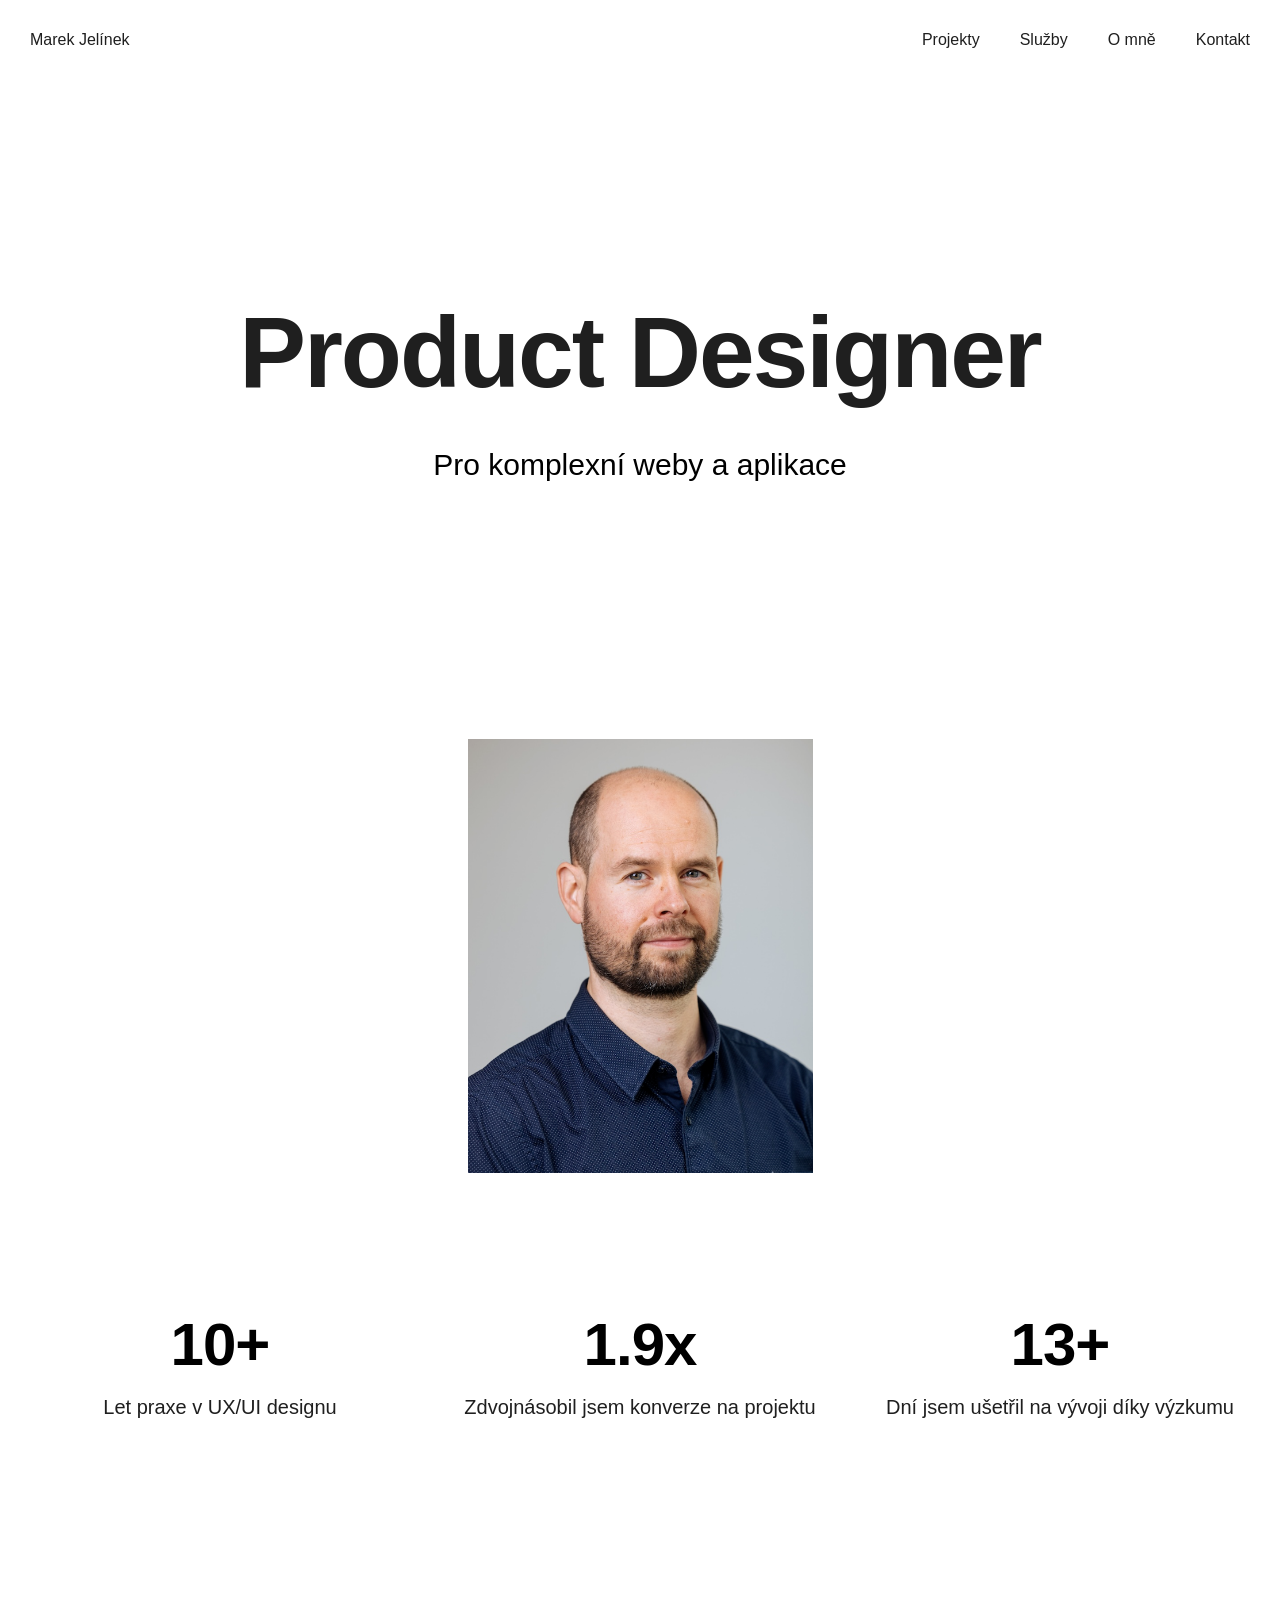
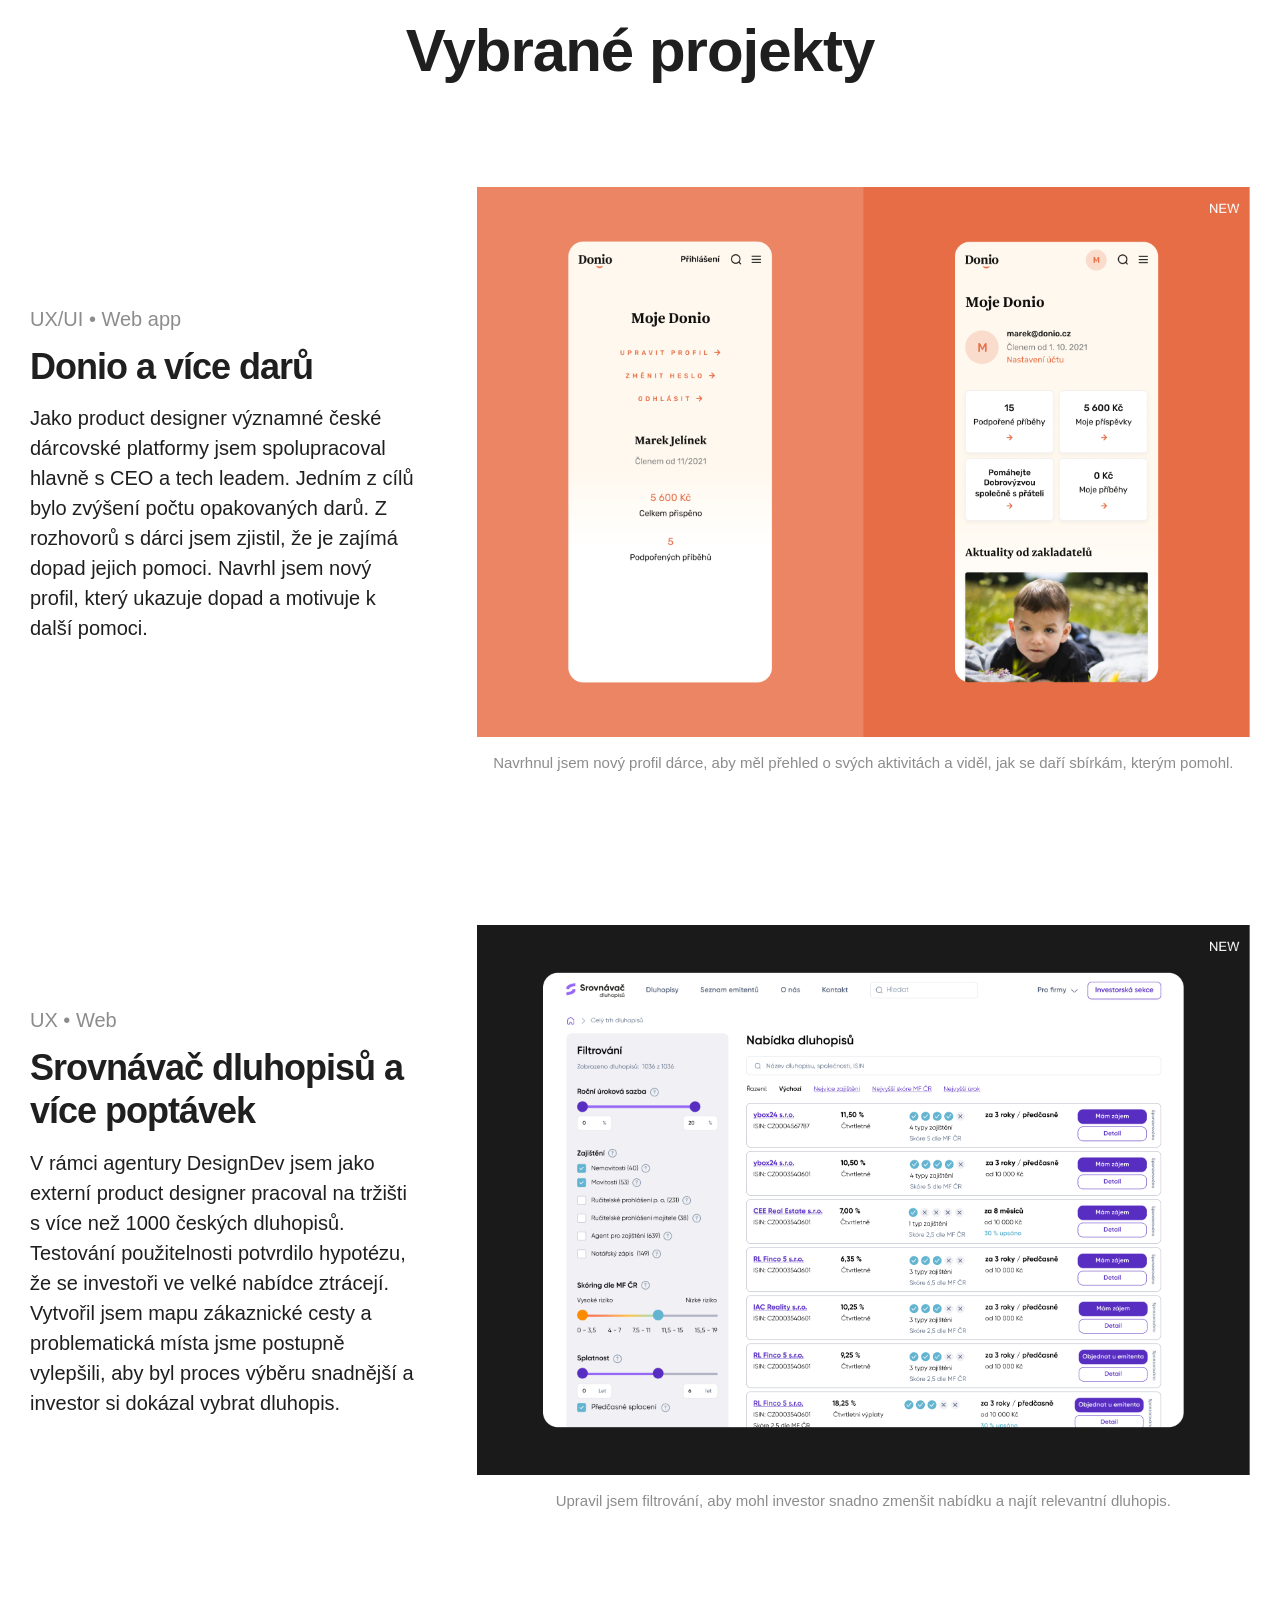
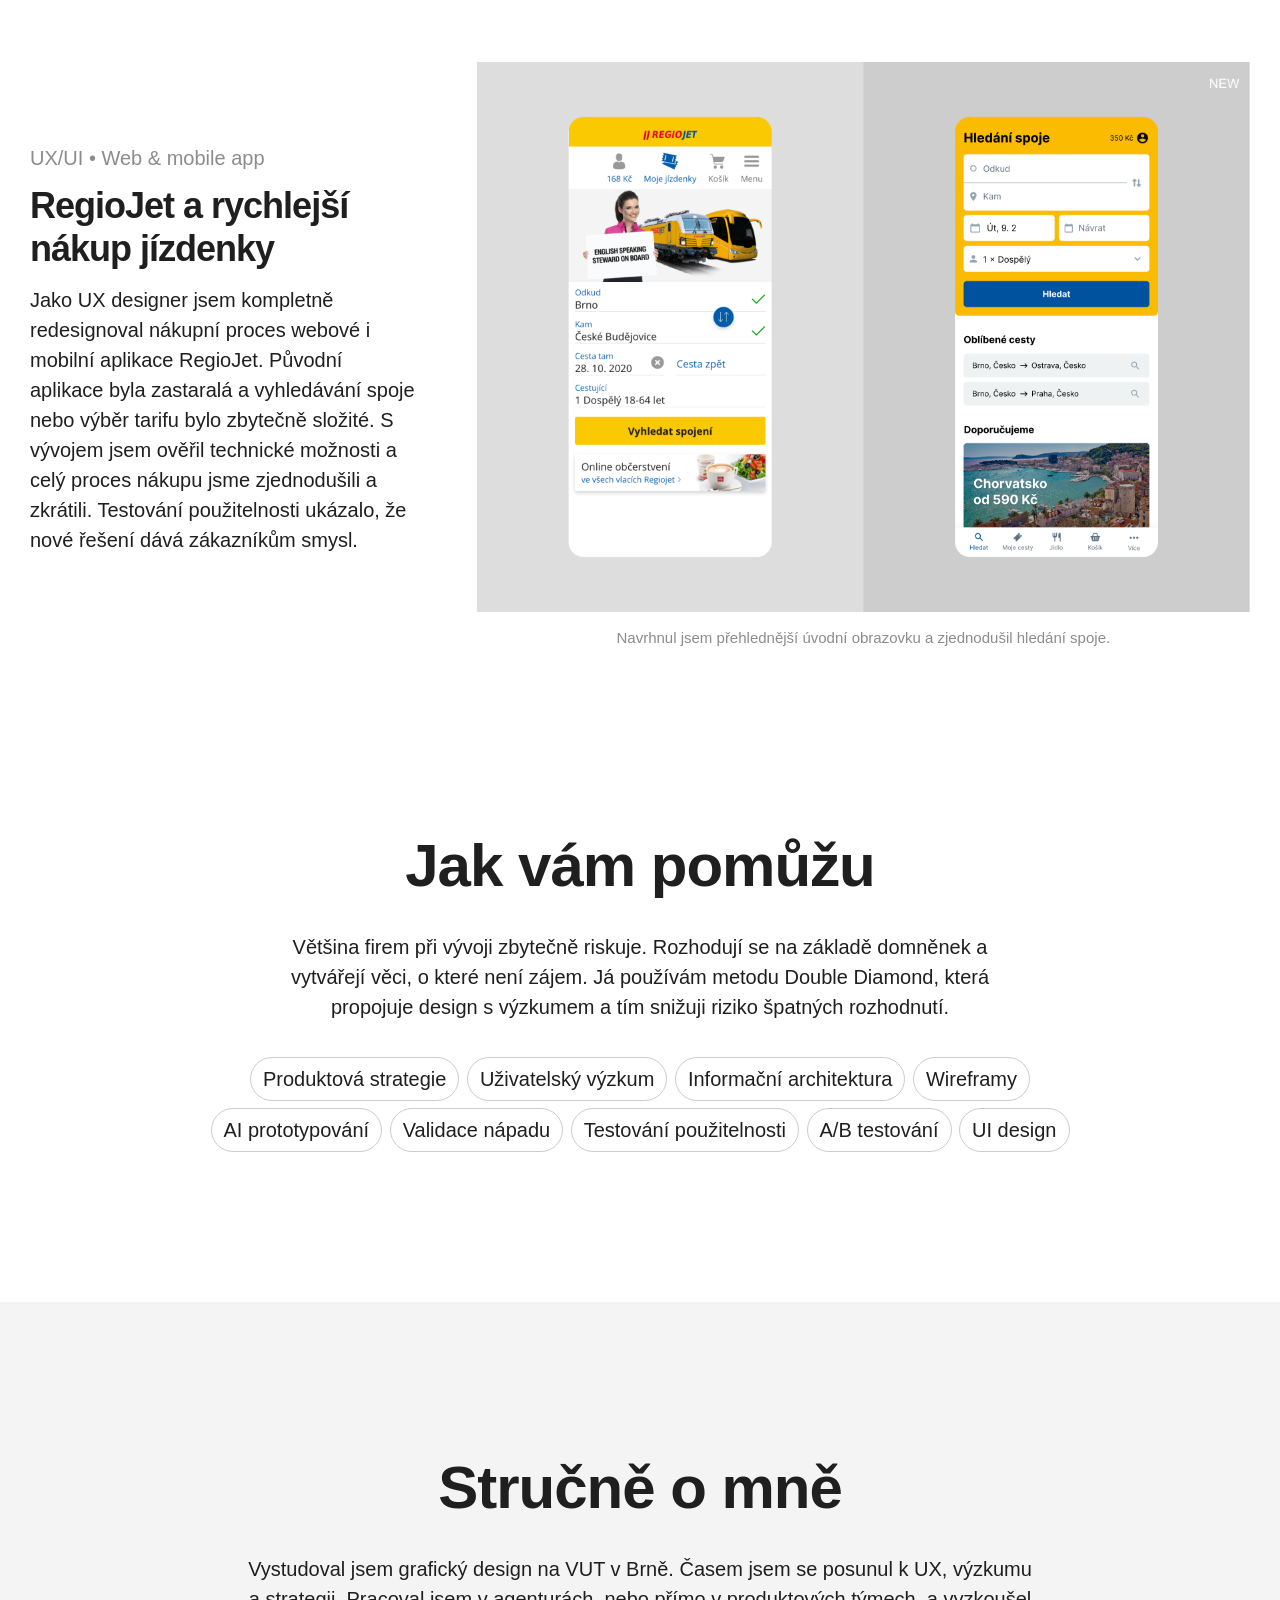
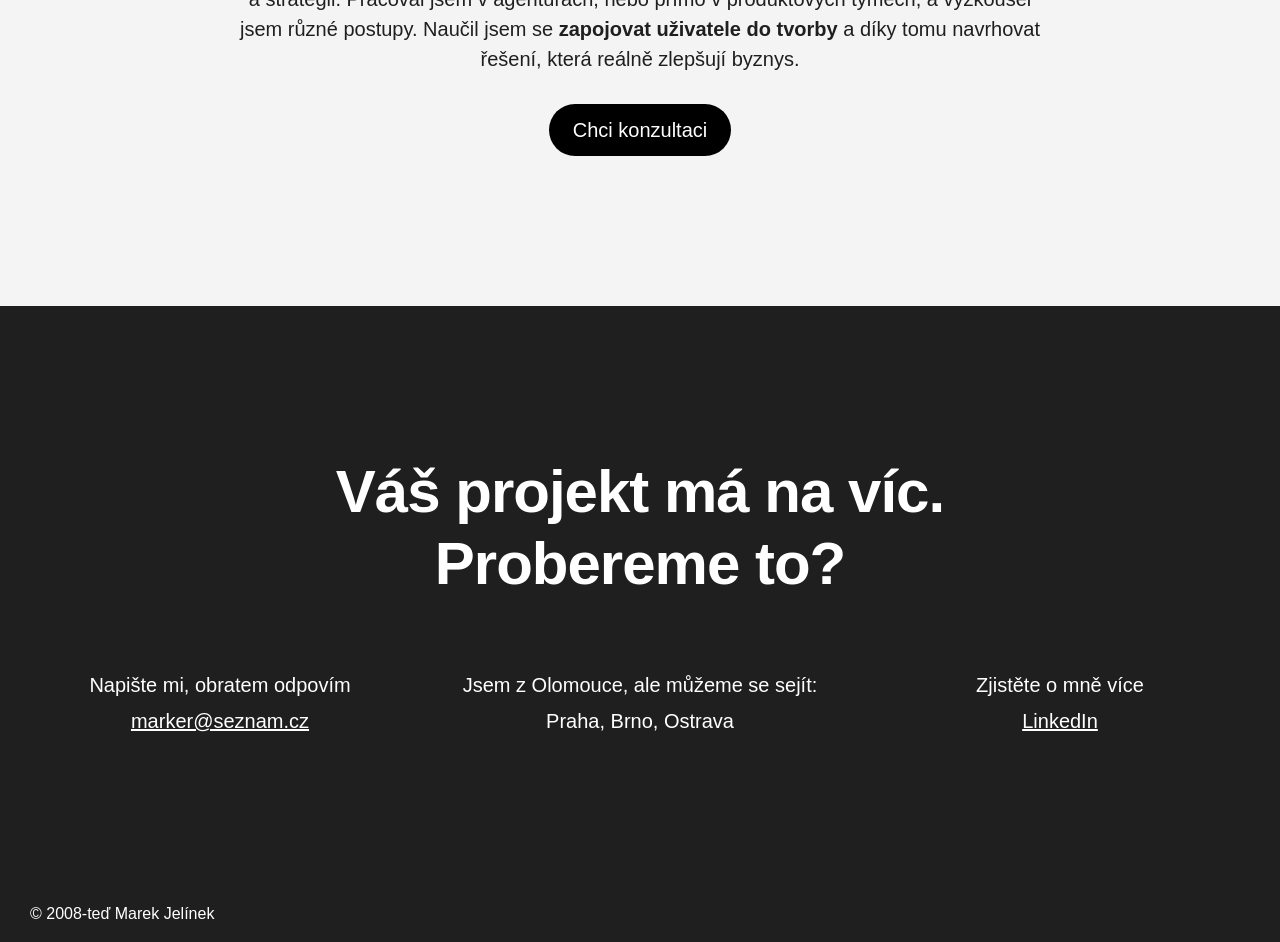
<file: index.html>
<!doctype html>
<html lang="cs">
  <head>
    <!-- Google Tag Manager -->
    <script>
      (function (w, d, s, l, i) {
        w[l] = w[l] || [];
        w[l].push({ "gtm.start": new Date().getTime(), event: "gtm.js" });
        var f = d.getElementsByTagName(s)[0],
          j = d.createElement(s),
          dl = l != "dataLayer" ? "&l=" + l : "";
        j.async = true;
        j.src = "https://www.googletagmanager.com/gtm.js?id=" + i + dl;
        f.parentNode.insertBefore(j, f);
      })(window, document, "script", "dataLayer", "GTM-P3LGWML");
    </script>
    <!-- End Google Tag Manager -->

    <!-- Google Analytics (GA4) -->
    <script
      async
      src="https://www.googletagmanager.com/gtag/js?id=G-7DKJVE3JKQ"
    ></script>
    <script>
      window.dataLayer = window.dataLayer || [];
      function gtag() {
        dataLayer.push(arguments);
      }
      gtag("js", new Date());
      gtag("config", "G-7DKJVE3JKQ");
    </script>

    <!-- Microsoft Clarity -->
    <script type="text/javascript">
      (function (c, l, a, r, i, t, y) {
        c[a] =
          c[a] ||
          function () {
            (c[a].q = c[a].q || []).push(arguments);
          };
        t = l.createElement(r);
        t.async = 1;
        t.src = "https://www.clarity.ms/tag/" + i;
        y = l.getElementsByTagName(r)[0];
        y.parentNode.insertBefore(t, y);
      })(window, document, "clarity", "script", "qmzphj8pcn");
    </script>

    <meta charset="UTF-8" />
    <meta name="viewport" content="width=device-width, initial-scale=1.0" />
    <meta name="title" content="Marek Jelínek – Product designer" />
    <meta
      name="description"
      content="Přes 10 let navrhuji a zlepšuji weby a aplikace. Nejčastěji dělám redesign, ale nabízím také UX audity a konzultace, výzkum a ověřování nápadů. Jednorázové projekty i dlouhodobá spolupráce."
    />

    <meta property="og:title" content="Marek Jelínek – Product designer" />
    <meta
      property="og:description"
      content="I design websites and apps for clients, that are looking for new ways in the digital experience."
    />
    <meta property="og:type" content="website" />
    <meta property="og:url" content="https://marekjelinek.cz/" />

    <meta name="twitter:title" content="Marek Jelínek – Product designer" />
    <meta
      name="twitter:description"
      content="I design websites and apps for clients, that are looking for new ways in the digital experience."
    />
    <meta name="twitter:card" content="summary_large_image" />

    <link rel="canonical" href="https://marekjelinek.cz/" />

    <title>Marek Jelínek – Product designer</title>

    <link rel="icon" type="image/png" href="favicon.png" />

    <link rel="stylesheet" href="styles.css" />
  </head>
  <body>
    <!-- Google Tag Manager (noscript) -->
    <noscript
      ><iframe
        src="https://www.googletagmanager.com/ns.html?id=GTM-P3LGWML"
        height="0"
        width="0"
        style="display: none; visibility: hidden"
      ></iframe
    ></noscript>
    <!-- End Google Tag Manager (noscript) -->

    <!-- LOGO (NENÍ FIXNÍ, ODSCROLLUJE SE PRYČ SE STRÁNKOU) -->
    <div
      class="logo"
      onclick="document.getElementById('uvod').scrollIntoView()"
    >
      Marek Jelínek
    </div>

    <!-- HEADER / NAVIGACE -->
    <header>
      <nav>
        <a href="#projekty">Projekty</a>
        <a href="#sluzby">Služby</a>
        <a href="#info">O mně</a>
        <a href="#kontakt">Kontakt</a>
        <!-- Tlačítko Konzultace dočasně skryté (CTA je nově v sekci O mně).
             Pro vrácení stačí odmazat značky komentáře kolem něj.
        <button
          class="button button-outline"
          onclick="document.getElementById('kontakt').scrollIntoView()"
        >
          Konzultace
        </button>
        -->
      </nav>

      <div class="hamburger" id="hamburger">
        <span></span>
        <span></span>
        <span></span>
      </div>
    </header>

    <!-- MOBILE MENU -->
    <div class="mobile-menu" id="mobileMenu">
      <button class="close-btn" id="closeBtn">&times;</button>
      <a href="#projekty">Projekty</a>
      <a href="#sluzby">Služby</a>
      <a href="#info">O mně</a>
      <a href="#kontakt">Kontakt</a>
      <!-- Tlačítko Konzultace dočasně skryté (CTA je nově v sekci O mně).
           Pro vrácení stačí odmazat značky komentáře kolem něj.
      <button
        class="button button-outline-on-dark"
        onclick="document.getElementById('kontakt').scrollIntoView()"
      >
        Konzultace
      </button>
      -->
    </div>

    <!-- MAIN CONTENT -->
    <main>
      <!-- HERO / ÚVOD -->
      <section id="uvod">
        <div class="container">
          <div class="hero">
            <div class="hero-content">
              <h1>Product Designer</h1>
              <p>Pro komplexní weby a aplikace</p>
            </div>
            <div class="hero-image">
              <img
                src="Img/Marek.png"
                alt="Marek Jelínek - Product designer na volné noze"
              />
            </div>
          </div>
        </div>
      </section>

      <!-- INTRO A DOSAŽENÉ VÝSLEDKY -->
      <section id="intro">
        <div class="container">
          <div class="stats-grid">
            <div class="stat-item">
              <div
                class="stat-number"
                data-target="10"
                data-suffix="+"
                data-decimals="0"
              >
                0+
              </div>
              <div class="stat-text">Let praxe v UX/UI designu</div>
            </div>
            <div class="stat-item">
              <div
                class="stat-number"
                data-target="2"
                data-suffix="x"
                data-decimals="1"
              >
                0.0x
              </div>
              <div class="stat-text">
                Zdvojnásobil jsem konverze na projektu
              </div>
            </div>
            <div class="stat-item">
              <div
                class="stat-number"
                data-target="14"
                data-suffix="+"
                data-decimals="0"
              >
                0+
              </div>
              <div class="stat-text">
                Dní jsem ušetřil na vývoji díky výzkumu
              </div>
            </div>
          </div>
        </div>
      </section>

      <!-- PROJEKTY -->
      <section id="projekty">
        <div class="container">
          <h2>Vybrané projekty</h2>
          <!-- Podtext skrytý (zakomentovaný), ať se dá kdykoli vrátit
          <p class="subtitle">
            Mám za sebou desítky projektů od fintechu, přes energetiku až po
            wellbeing.
          </p>
          -->

          <div class="projects-grid">
            <!-- Projekt 1: Donio -->
            <div class="project">
              <div class="project-content">
                <small>UX/UI • Web app</small>
                <h3>Donio a více darů</h3>
                <p>
                  Jako product designer významné české dárcovské platformy jsem
                  spolupracoval hlavně s CEO a tech leadem. Jedním z cílů bylo
                  zvýšení počtu opakovaných darů. Z rozhovorů s dárci jsem zjistil, že je
                  zajímá dopad jejich pomoci. Navrhl jsem nový profil, který ukazuje
                  dopad a motivuje k další pomoci.
                </p>
              </div>
              <div class="project-image">
                <img
                  src="Img/Donio-porovnani.png"
                  alt="UX/UI design a vylepšení dárovské platformy"
                />
                <p class="project-caption">
                  Navrhnul jsem nový profil dárce, aby měl přehled o svých
                  aktivitách a viděl, jak se daří sbírkám, kterým pomohl.
                </p>
              </div>
            </div>

            <!-- Projekt 2: Srovnávač dluhopisů -->
            <div class="project">
              <div class="project-content">
                <small>UX • Web</small>
                <h3>Srovnávač dluhopisů a více poptávek</h3>
                <p>
                  V rámci agentury DesignDev jsem jako externí product designer
                  pracoval na tržišti s více než 1000 českých dluhopisů. Testování
                  použitelnosti potvrdilo hypotézu, že se investoři ve velké nabídce
                  ztrácejí. Vytvořil jsem mapu zákaznické cesty a problematická
                  místa jsme postupně vylepšili, aby byl proces výběru snadnější a
                  investor si dokázal vybrat dluhopis.
                </p>
              </div>
              <div class="project-image">
                <img
                  src="Img/Srovnavac-new.png"
                  alt="UX design a optimalizace dluhopisového portálu Srovnávač dluhopisů"
                />
                <p class="project-caption">
                  Upravil jsem filtrování, aby mohl investor snadno zmenšit
                  nabídku a najít relevantní dluhopis.
                </p>
              </div>
            </div>

            <!-- Projekt 3: RegioJet -->
            <div class="project">
              <div class="project-content">
                <small>UX/UI • Web & mobile app</small>
                <h3>RegioJet a rychlejší nákup jízdenky</h3>
                <p>
                  Jako UX designer jsem kompletně redesignoval nákupní proces webové
                  i mobilní aplikace RegioJet. Původní aplikace byla zastaralá a
                  vyhledávání spoje nebo výběr tarifu bylo zbytečně složité. S
                  vývojem jsem ověřil technické možnosti a celý proces nákupu jsme
                  zjednodušili a zkrátili. Testování použitelnosti ukázalo, že nové
                  řešení dává zákazníkům smysl.
                </p>
              </div>
              <div class="project-image">
                <img
                  src="Img/RegioJet-new.png"
                  alt="UX/UI design webové a mobilní aplikace RegioJet"
                />
                <p class="project-caption">
                  Navrhnul jsem přehlednější úvodní obrazovku a zjednodušil
                  hledání spoje.
                </p>
              </div>
            </div>
          </div>
        </div>
      </section>

      <!-- SLUŽBY -->
      <section id="sluzby">
        <div class="container">
          <h2>Jak vám pomůžu</h2>

          <p class="subtitle">
            Většina firem při vývoji zbytečně riskuje. Rozhodují se na základě
            domněnek a vytvářejí věci, o které není zájem. Já používám metodu
            Double Diamond, která propojuje design s výzkumem a tím snižuji
            riziko špatných rozhodnutí.
          </p>

          <div class="services-list">
            <div class="service-tag">Produktová strategie</div>
            <div class="service-tag">Uživatelský výzkum</div>
            <div class="service-tag">Informační architektura</div>
            <div class="service-tag">Wireframy</div>
            <div class="service-tag">AI prototypování</div>
            <div class="service-tag">Validace nápadu</div>
            <div class="service-tag">Testování použitelnosti</div>
            <div class="service-tag">A/B testování</div>
            <div class="service-tag">UI design</div>
          </div>
        </div>
      </section>

      <!-- O MNĚ -->
      <section id="info">
        <div class="container">
          <h2>Stručně o mně</h2>
          <div class="about-content">
            <p>
              Vystudoval jsem grafický design na VUT v Brně. Časem jsem se
              posunul k UX, výzkumu a strategii. Pracoval jsem v agenturách,
              nebo přímo v produktových týmech, a vyzkoušel jsem různé postupy.
              Naučil jsem se <strong>zapojovat uživatele do tvorby</strong> a
              díky tomu navrhovat řešení, která reálně zlepšují byznys.
            </p>
            <button
              class="button button-primary button-large"
              onclick="document.getElementById('kontakt').scrollIntoView()"
            >
              Chci konzultaci
            </button>
          </div>
        </div>
      </section>

      <!-- KONTAKT -->
      <section id="kontakt">
        <div class="container">
          <h2>Váš projekt má na víc.<br />Probereme to?</h2>

          <div class="contact-grid">
            <div class="contact-item">
              <p>Napište mi, obratem odpovím</p>
              <p><a href="mailto:marker@seznam.cz">marker@seznam.cz</a></p>
            </div>
            <div class="contact-item">
              <p>Jsem z Olomouce, ale můžeme se sejít:</p>
              <p>Praha, Brno, Ostrava</p>
            </div>
            <div class="contact-item">
              <p>Zjistěte o mně více</p>
              <p>
                <a
                  href="https://www.linkedin.com/in/marekjelinek/"
                  target="_blank"
                  >LinkedIn</a
                >
              </p>
            </div>
          </div>
        </div>

        <div class="kontakt-footer">
          <span class="copyright">© 2008-teď Marek Jelínek</span>
          <button
            class="button button-round"
            id="scrollToTop"
            onclick="window.scrollTo({ top: 0, behavior: 'smooth' })"
          >
            ↑
          </button>
        </div>
      </section>
    </main>

    <script>
      // HAMBURGER MENU
      const hamburger = document.getElementById("hamburger");
      const mobileMenu = document.getElementById("mobileMenu");
      const closeBtn = document.getElementById("closeBtn");

      hamburger.addEventListener("click", () => {
        hamburger.classList.toggle("active");
        mobileMenu.classList.toggle("active");
      });

      closeBtn.addEventListener("click", () => {
        hamburger.classList.remove("active");
        mobileMenu.classList.remove("active");
      });

      // Zavřít menu při kliknutí na odkaz
      mobileMenu.querySelectorAll("a").forEach((link) => {
        link.addEventListener("click", () => {
          hamburger.classList.remove("active");
          mobileMenu.classList.remove("active");
        });
      });

      // SCROLL TO TOP - zobrazení/skrytí
      const scrollToTop = document.getElementById("scrollToTop");

      window.addEventListener("scroll", () => {
        if (window.scrollY > 300) {
          scrollToTop.style.display = "flex";
        } else {
          scrollToTop.style.display = "none";
        }

        if (window.scrollY > 50) {
          document.body.classList.add("scrolled");
        } else {
          document.body.classList.remove("scrolled");
        }
      });

      // RESPONSIVE MENU - zavřít při změně velikosti okna
      window.addEventListener("resize", () => {
        if (window.innerWidth > 768) {
          hamburger.classList.remove("active");
          mobileMenu.classList.remove("active");
        }
      });

      // ANIMACE POČÍTÁNÍ ČÍSEL VE STATISTIKÁCH
      const countDuration = 1600;

      function formatStat(value, decimals, suffix) {
        let numberText = value.toFixed(decimals);
        numberText = numberText.replace(/\B(?=(\d{3})+(?!\d))/g, " ");
        return numberText + suffix;
      }

      function animateStatNumber(el) {
        const target = parseFloat(el.dataset.target);
        const decimals = parseInt(el.dataset.decimals, 10);
        const suffix = el.dataset.suffix;
        const startTime = performance.now();

        function step(now) {
          const progress = Math.min((now - startTime) / countDuration, 1);
          const eased = 1 - Math.pow(1 - progress, 3);
          const current = target * eased;

          if (progress < 1) {
            el.textContent = formatStat(current, decimals, suffix);
            requestAnimationFrame(step);
          } else {
            el.textContent = formatStat(target, decimals, suffix);
          }
        }

        requestAnimationFrame(step);
      }

      document.querySelectorAll(".stats-grid").forEach((grid) => {
        const numbers = grid.querySelectorAll(".stat-number");
        const statsObserver = new IntersectionObserver(
          (entries) => {
            entries.forEach((entry) => {
              if (entry.isIntersecting) {
                numbers.forEach(animateStatNumber);
                statsObserver.disconnect();
              }
            });
          },
          { threshold: 0.4 },
        );

        statsObserver.observe(grid);
      });

      // ČTVEREČKOVÝ KURZOR - čtvereček jde přímo za myší (bez vyhlazování, ať nezaostává).
      // Jen pro zařízení s myší. Vzhled a odstranění viz styles.css, blok "EFEKT: ČTVEREČKOVÝ KURZOR".
      if (window.matchMedia("(hover: hover) and (pointer: fine)").matches) {
        const cursorSquare = document.createElement("div");
        cursorSquare.className = "cursor-square";
        cursorSquare.setAttribute("aria-hidden", "true");
        document.body.appendChild(cursorSquare);
        document.documentElement.classList.add("has-cursor-square");

        document.addEventListener(
          "pointermove",
          (e) => {
            cursorSquare.style.transform = `translate3d(${e.clientX}px, ${e.clientY}px, 0)`;
            cursorSquare.classList.add("is-visible");
          },
          { passive: true },
        );

        // Když myš opustí okno prohlížeče, čtvereček schovat
        document.documentElement.addEventListener("mouseleave", () => {
          cursorSquare.classList.remove("is-visible");
        });
      }
    </script>
  </body>
</html>
</file>
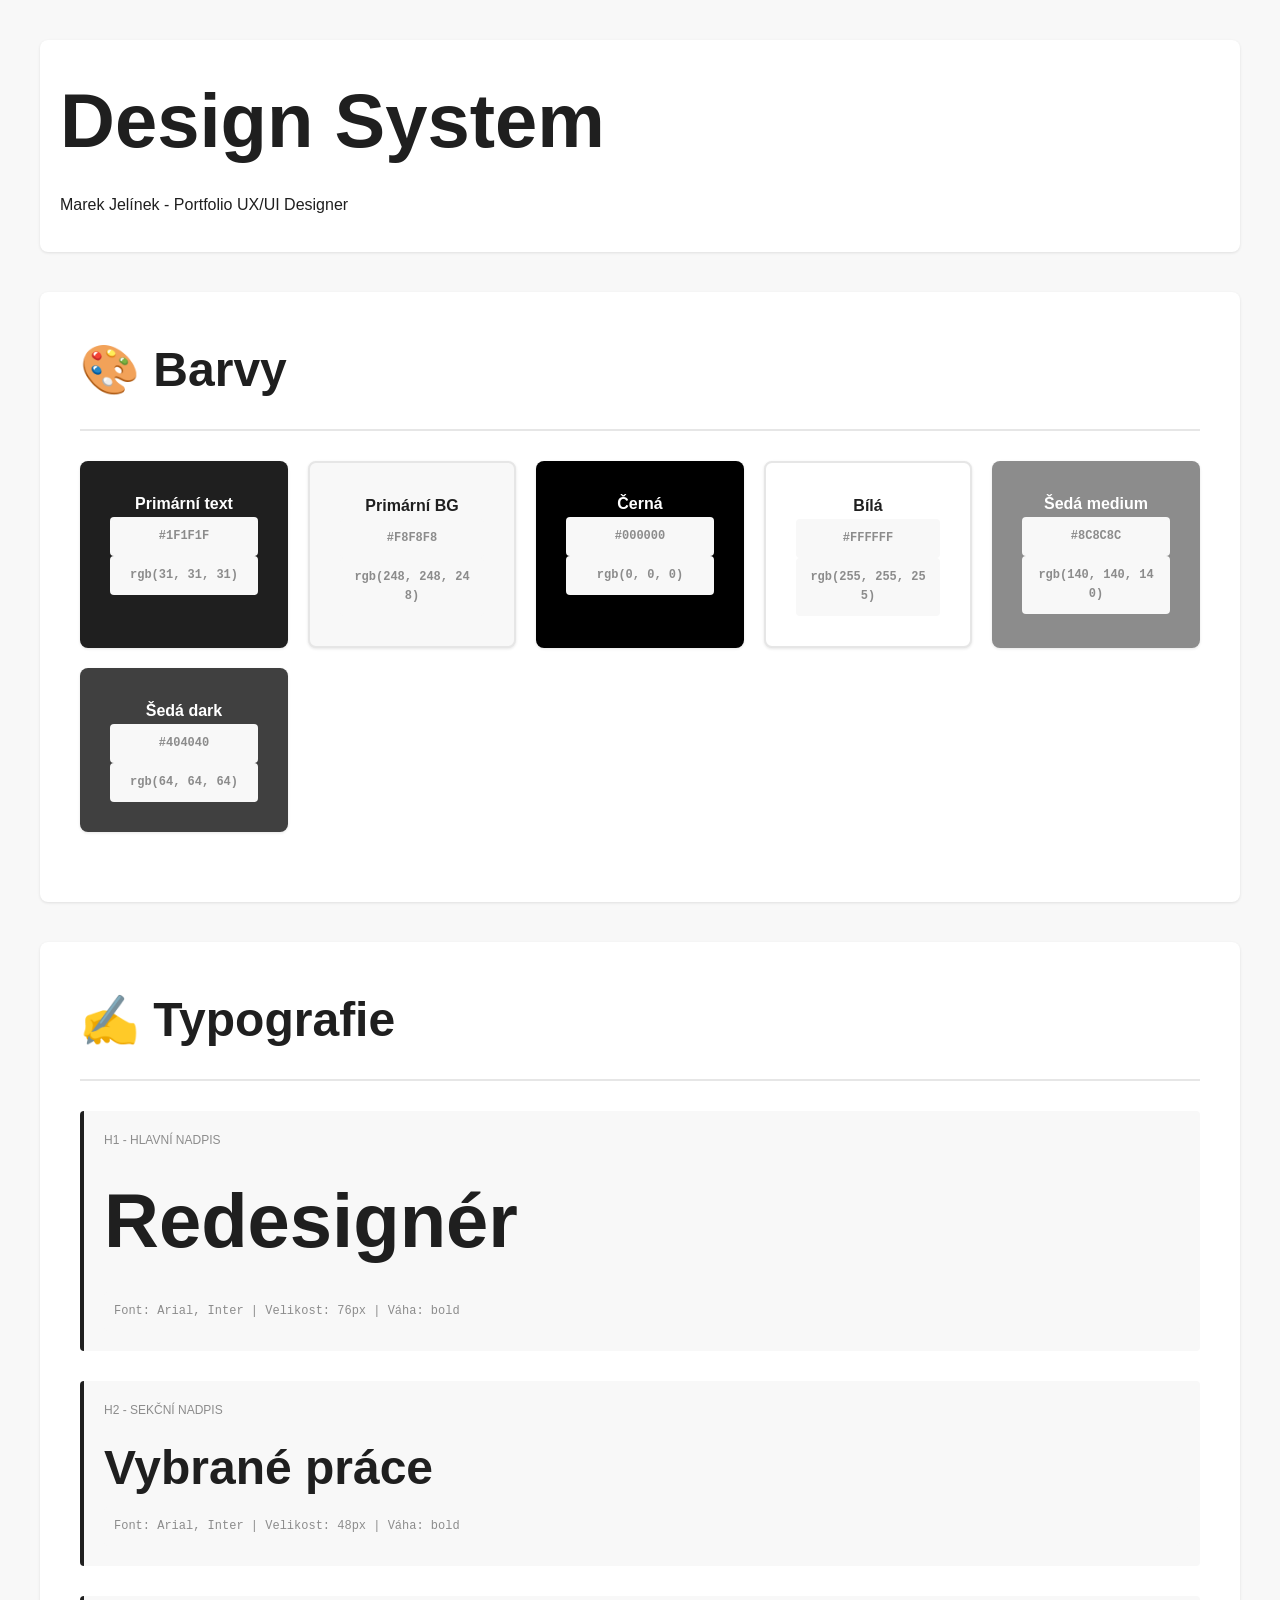
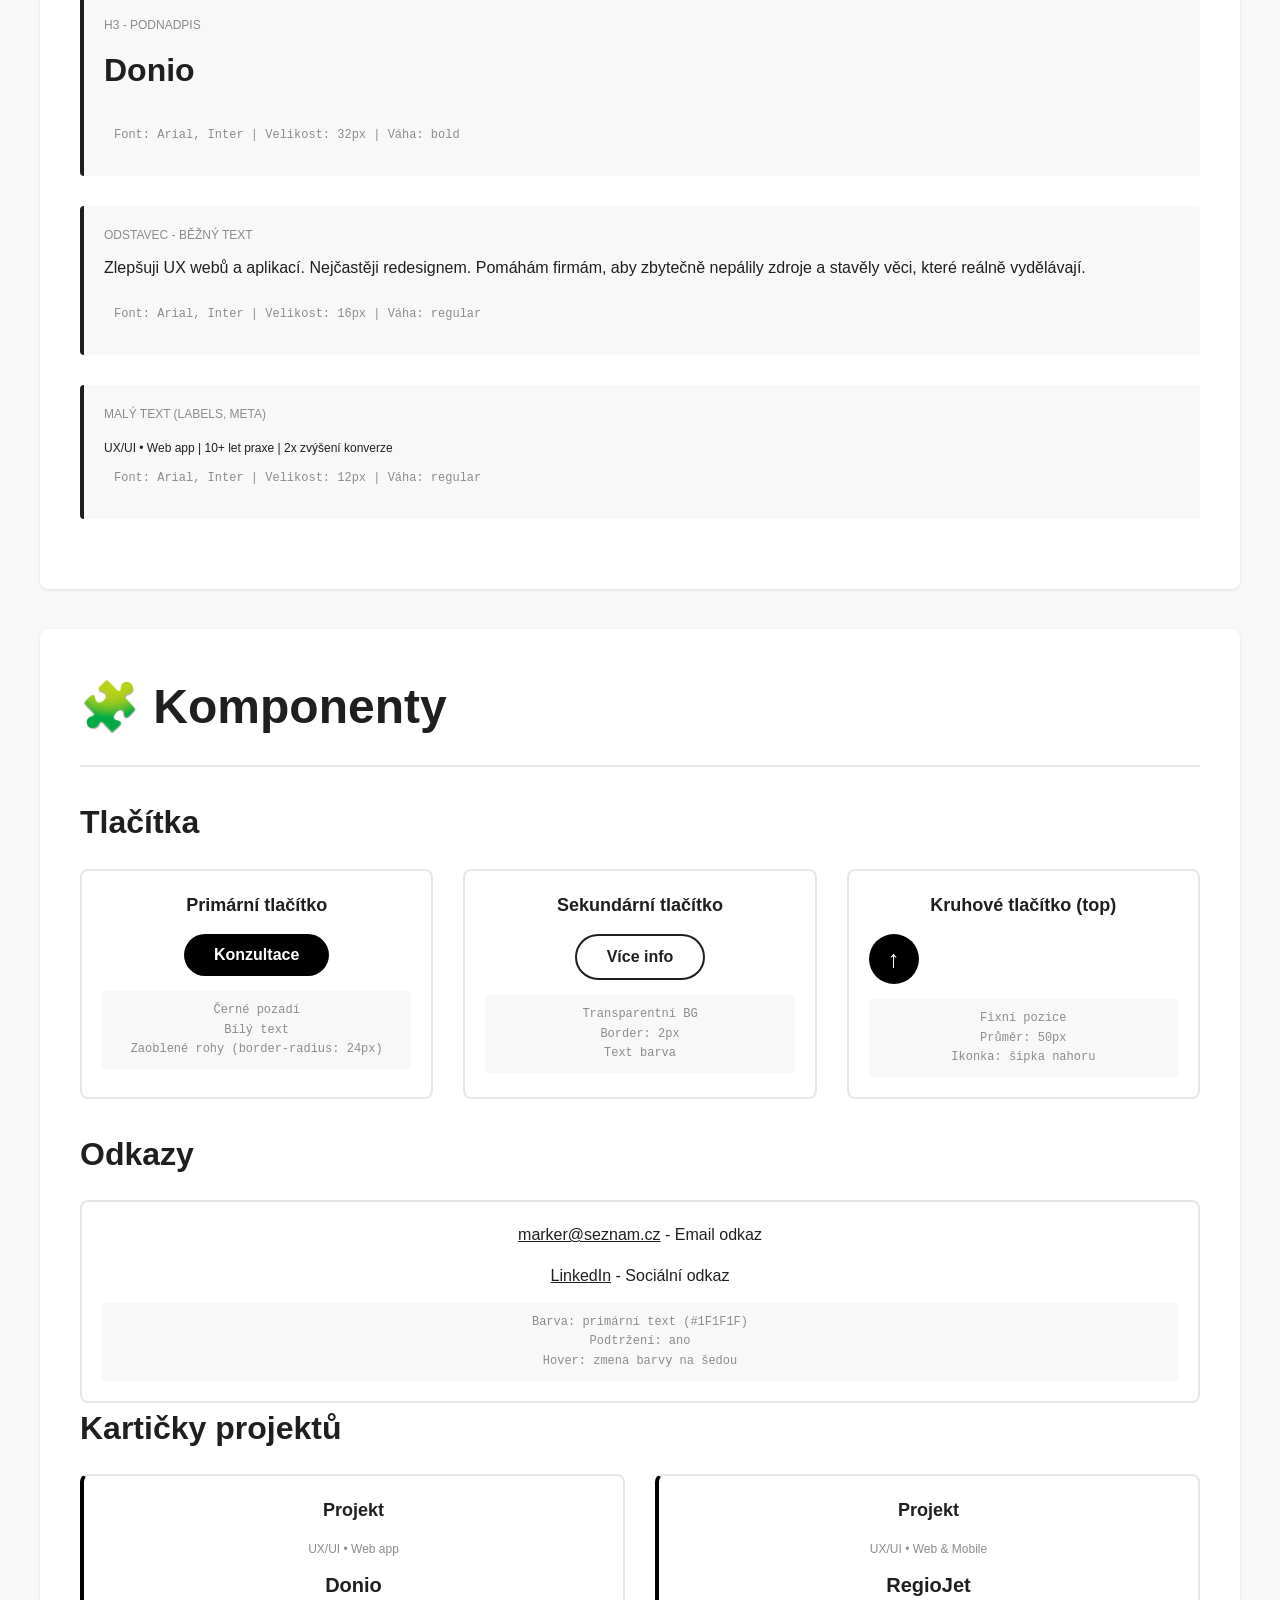
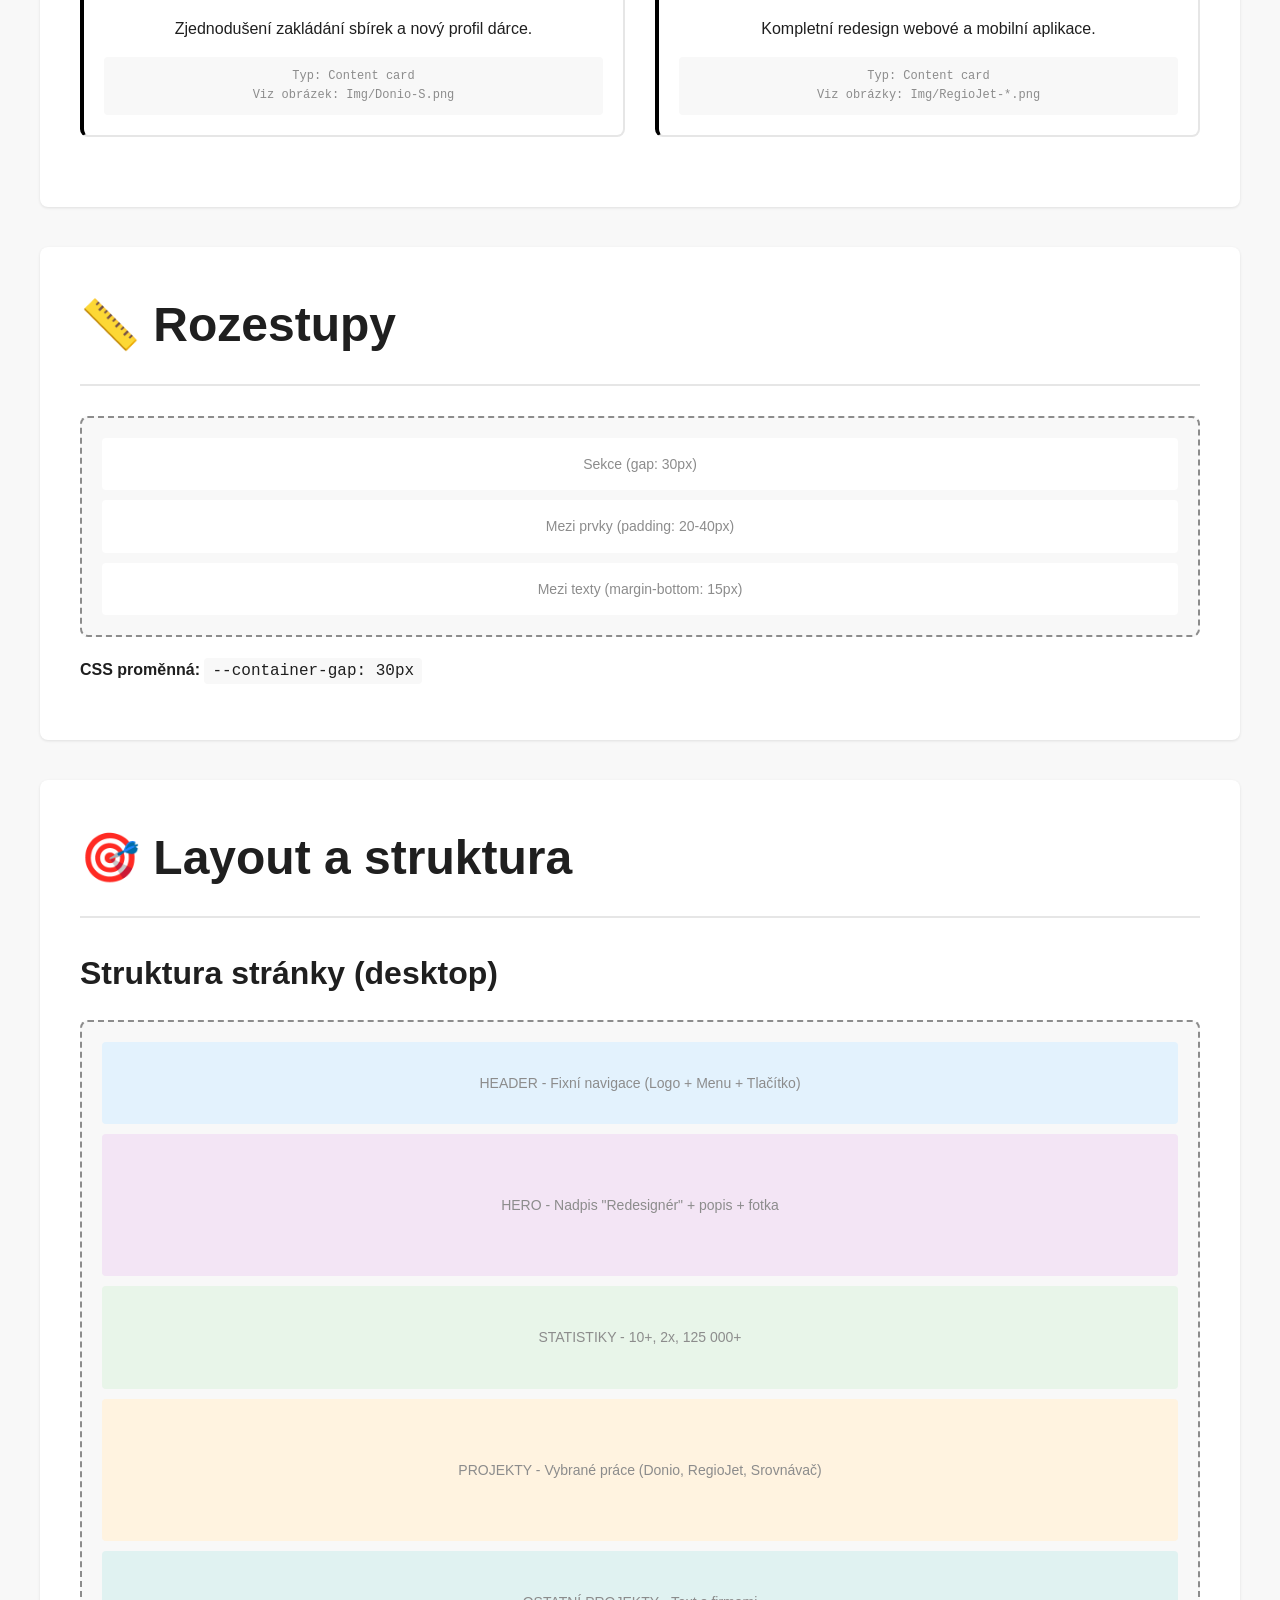
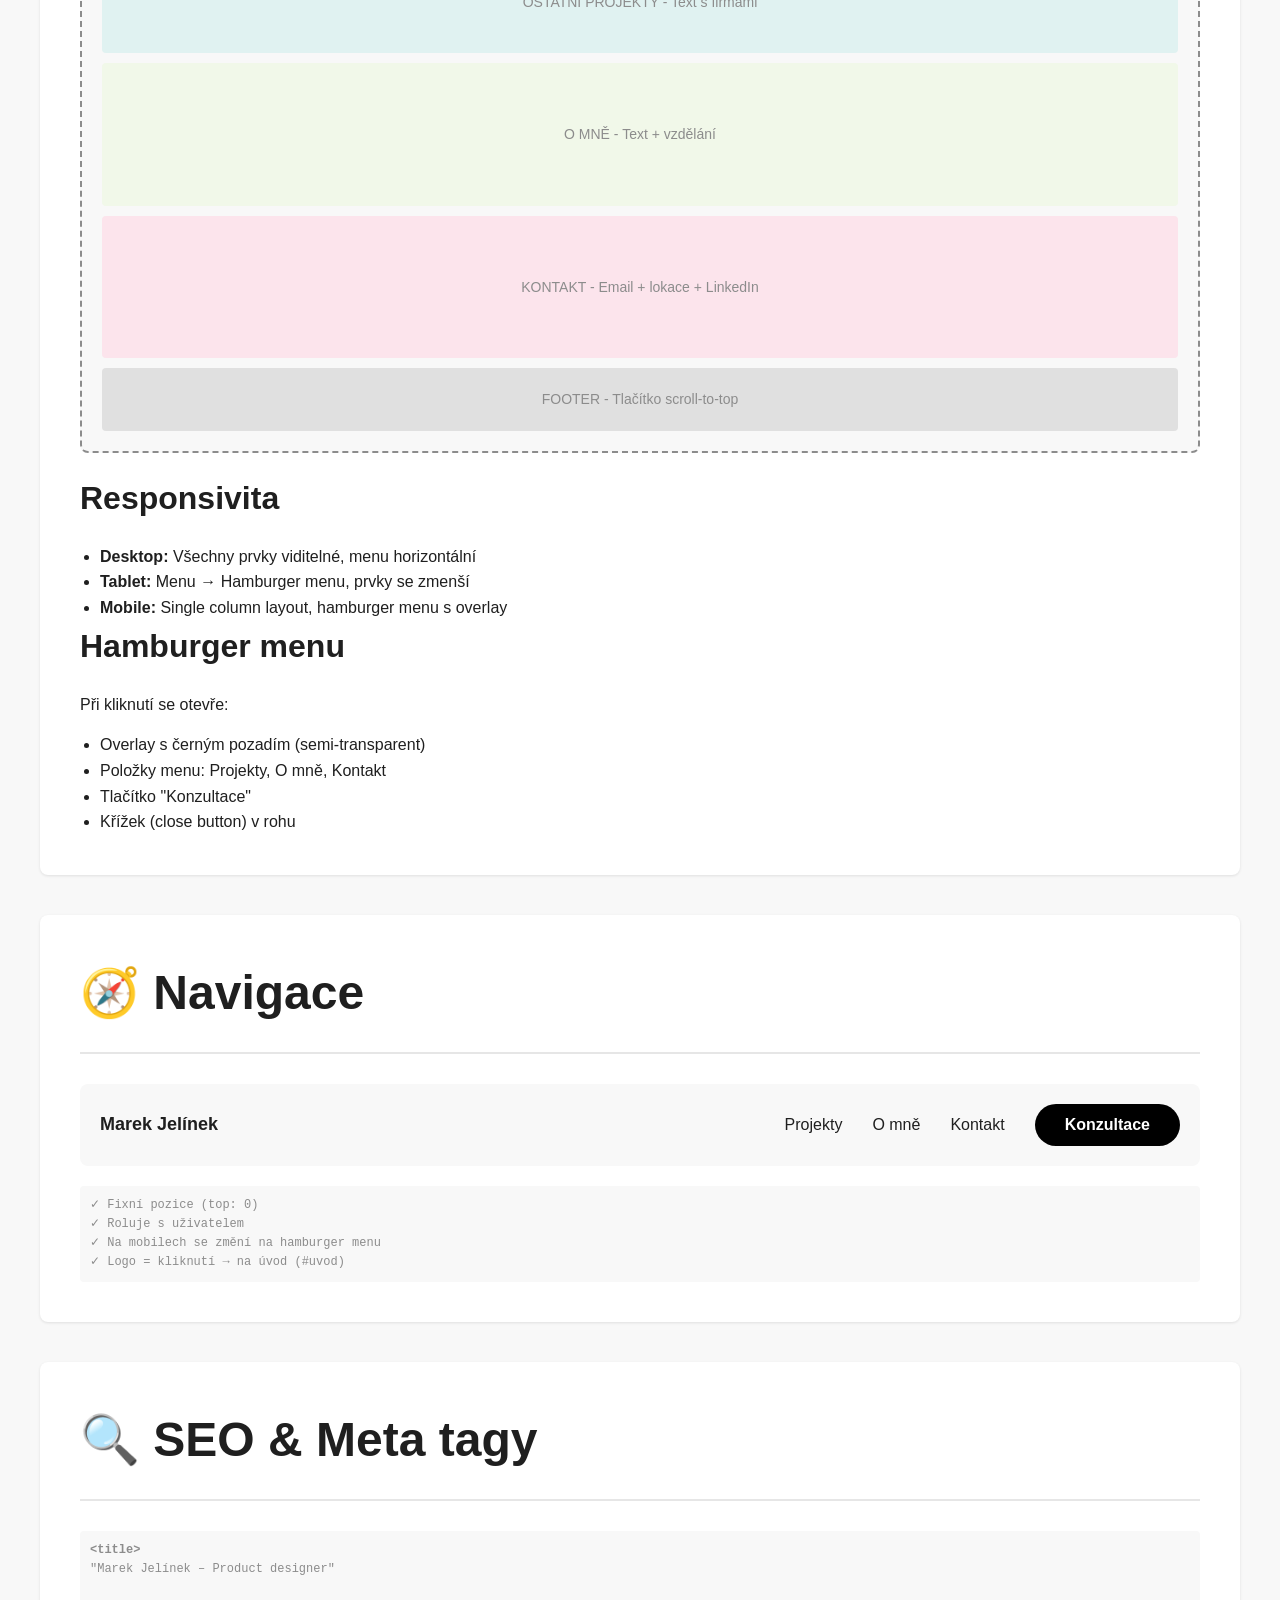
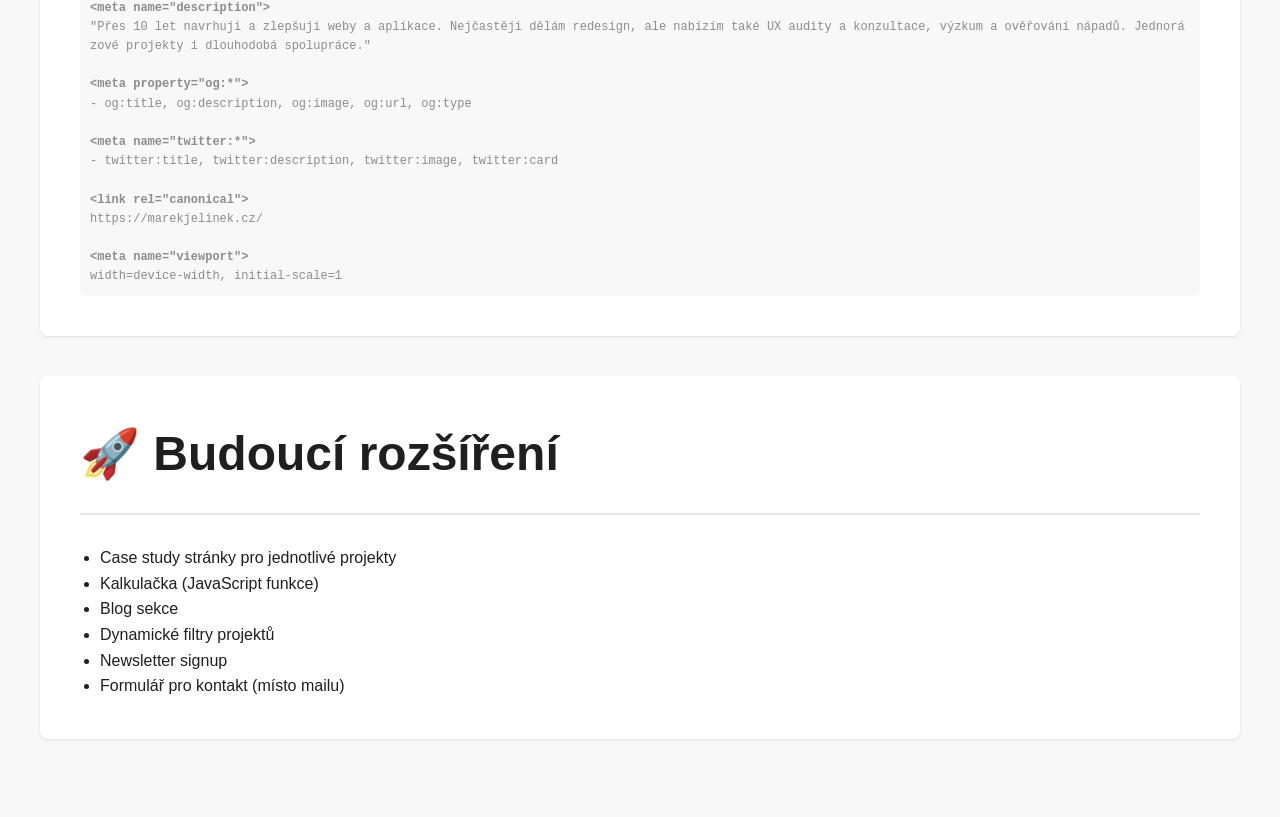
<file: design-system.html>
<!DOCTYPE html>
<html lang="cs">
<head>
    <meta charset="UTF-8">
    <meta name="viewport" content="width=device-width, initial-scale=1.0">
    <title>Design System - Marek Jelínek Portfolio</title>
    <style>
        * {
            margin: 0;
            padding: 0;
            box-sizing: border-box;
        }

        :root {
            --primary-text: #1F1F1F;
            --primary-bg: #F8F8F8;
            --black: #000000;
            --white: #FFFFFF;
            --gray-light: #E6E6E6;
            --gray-medium: #8C8C8C;
            --gray-dark: #404040;
        }

        body {
            font-family: Arial, Inter, sans-serif;
            background-color: var(--primary-bg);
            color: var(--primary-text);
            line-height: 1.6;
            padding: 40px 20px;
        }

        .container {
            max-width: 1200px;
            margin: 0 auto;
        }

        header {
            background-color: var(--white);
            padding: 20px;
            border-radius: 8px;
            margin-bottom: 40px;
            box-shadow: 0 1px 3px rgba(0, 0, 0, 0.1);
        }

        h1 {
            font-size: 76px;
            font-weight: bold;
            margin-bottom: 10px;
            color: var(--primary-text);
        }

        h2 {
            font-size: 48px;
            font-weight: bold;
            margin-bottom: 30px;
            color: var(--primary-text);
            border-bottom: 2px solid var(--gray-light);
            padding-bottom: 20px;
        }

        h3 {
            font-size: 32px;
            font-weight: bold;
            margin-bottom: 20px;
            color: var(--primary-text);
        }

        p {
            font-size: 16px;
            margin-bottom: 15px;
        }

        .section {
            background-color: var(--white);
            padding: 40px;
            border-radius: 8px;
            margin-bottom: 40px;
            box-shadow: 0 1px 3px rgba(0, 0, 0, 0.1);
        }

        /* BARVY */
        .color-grid {
            display: grid;
            grid-template-columns: repeat(auto-fit, minmax(200px, 1fr));
            gap: 20px;
            margin-bottom: 30px;
        }

        .color-box {
            border-radius: 8px;
            padding: 30px;
            text-align: center;
            color: var(--white);
            font-weight: bold;
            box-shadow: 0 1px 3px rgba(0, 0, 0, 0.1);
        }

        .color-box.light {
            color: var(--primary-text);
            border: 2px solid var(--gray-light);
        }

        .color-primary-text {
            background-color: var(--primary-text);
        }

        .color-primary-bg {
            background-color: var(--primary-bg);
        }

        .color-black {
            background-color: var(--black);
        }

        .color-white {
            background-color: var(--white);
            border: 2px solid var(--gray-light);
            color: var(--primary-text);
        }

        .color-gray-medium {
            background-color: var(--gray-medium);
        }

        .color-gray-dark {
            background-color: var(--gray-dark);
        }

        /* TYPOGRAFIE */
        .typography-sample {
            margin-bottom: 30px;
            padding: 20px;
            background-color: var(--primary-bg);
            border-left: 4px solid var(--primary-text);
            border-radius: 4px;
        }

        .typography-label {
            font-size: 12px;
            color: var(--gray-medium);
            text-transform: uppercase;
            margin-bottom: 10px;
        }

        /* KOMPONENTY */
        .button {
            display: inline-block;
            padding: 12px 30px;
            font-size: 16px;
            border: none;
            border-radius: 24px;
            cursor: pointer;
            font-weight: bold;
            transition: all 0.3s ease;
            text-decoration: none;
        }

        .button-primary {
            background-color: var(--black);
            color: var(--white);
        }

        .button-primary:hover {
            background-color: var(--gray-dark);
        }

        .button-secondary {
            background-color: transparent;
            color: var(--primary-text);
            border: 2px solid var(--primary-text);
        }

        .button-secondary:hover {
            background-color: var(--primary-bg);
        }

        .button-round {
            width: 50px;
            height: 50px;
            padding: 0;
            display: flex;
            align-items: center;
            justify-content: center;
            border-radius: 50%;
            font-size: 24px;
        }

        .component-grid {
            display: grid;
            grid-template-columns: repeat(auto-fit, minmax(250px, 1fr));
            gap: 30px;
            margin-bottom: 30px;
        }

        .component-card {
            padding: 20px;
            border: 2px solid var(--gray-light);
            border-radius: 8px;
            text-align: center;
        }

        .component-card h4 {
            font-size: 18px;
            margin-bottom: 15px;
            color: var(--primary-text);
        }

        /* LAYOUT */
        .layout-demo {
            border: 2px dashed var(--gray-medium);
            padding: 20px;
            border-radius: 8px;
            background-color: var(--primary-bg);
            margin-bottom: 20px;
        }

        .layout-item {
            background-color: var(--white);
            padding: 15px;
            border-radius: 4px;
            margin-bottom: 10px;
            text-align: center;
            font-size: 14px;
            color: var(--gray-medium);
        }

        .layout-item:last-child {
            margin-bottom: 0;
        }

        /* RESPONSIVITA */
        @media (max-width: 768px) {
            h1 {
                font-size: 48px;
            }

            h2 {
                font-size: 36px;
            }

            h3 {
                font-size: 24px;
            }

            .section {
                padding: 20px;
            }
        }

        @media (max-width: 480px) {
            h1 {
                font-size: 32px;
            }

            h2 {
                font-size: 24px;
            }

            h3 {
                font-size: 18px;
            }

            .section {
                padding: 15px;
            }

            .component-grid {
                grid-template-columns: 1fr;
            }
        }

        .meta-info {
            font-size: 12px;
            color: var(--gray-medium);
            font-family: monospace;
            background-color: var(--primary-bg);
            padding: 10px;
            border-radius: 4px;
            word-break: break-all;
        }
    </style>
</head>
<body>
    <div class="container">
        <!-- HEADER -->
        <header>
            <h1>Design System</h1>
            <p>Marek Jelínek - Portfolio UX/UI Designer</p>
        </header>

        <!-- BARVY -->
        <section class="section">
            <h2>🎨 Barvy</h2>
            <div class="color-grid">
                <div class="color-box color-primary-text">
                    <div>Primární text</div>
                    <div class="meta-info">#1F1F1F</div>
                    <div class="meta-info">rgb(31, 31, 31)</div>
                </div>
                <div class="color-box color-primary-bg light">
                    <div>Primární BG</div>
                    <div class="meta-info">#F8F8F8</div>
                    <div class="meta-info">rgb(248, 248, 248)</div>
                </div>
                <div class="color-box color-black">
                    <div>Černá</div>
                    <div class="meta-info">#000000</div>
                    <div class="meta-info">rgb(0, 0, 0)</div>
                </div>
                <div class="color-box color-white light">
                    <div>Bílá</div>
                    <div class="meta-info">#FFFFFF</div>
                    <div class="meta-info">rgb(255, 255, 255)</div>
                </div>
                <div class="color-box color-gray-medium">
                    <div>Šedá medium</div>
                    <div class="meta-info">#8C8C8C</div>
                    <div class="meta-info">rgb(140, 140, 140)</div>
                </div>
                <div class="color-box color-gray-dark">
                    <div>Šedá dark</div>
                    <div class="meta-info">#404040</div>
                    <div class="meta-info">rgb(64, 64, 64)</div>
                </div>
            </div>
        </section>

        <!-- TYPOGRAFIE -->
        <section class="section">
            <h2>✍️ Typografie</h2>

            <div class="typography-sample">
                <div class="typography-label">H1 - Hlavní nadpis</div>
                <h1>Redesignér</h1>
                <div class="meta-info">Font: Arial, Inter | Velikost: 76px | Váha: bold</div>
            </div>

            <div class="typography-sample">
                <div class="typography-label">H2 - Sekční nadpis</div>
                <h2 style="border: none; padding: 0; margin: 0;">Vybrané práce</h2>
                <div class="meta-info">Font: Arial, Inter | Velikost: 48px | Váha: bold</div>
            </div>

            <div class="typography-sample">
                <div class="typography-label">H3 - Podnadpis</div>
                <h3>Donio</h3>
                <div class="meta-info">Font: Arial, Inter | Velikost: 32px | Váha: bold</div>
            </div>

            <div class="typography-sample">
                <div class="typography-label">Odstavec - Běžný text</div>
                <p>Zlepšuji UX webů a aplikací. Nejčastěji redesignem. Pomáhám firmám, aby zbytečně nepálily zdroje a stavěly věci, které reálně vydělávají.</p>
                <div class="meta-info">Font: Arial, Inter | Velikost: 16px | Váha: regular</div>
            </div>

            <div class="typography-sample">
                <div class="typography-label">Malý text (labels, meta)</div>
                <small style="font-size: 12px;">UX/UI • Web app | 10+ let praxe | 2x zvýšení konverze</small>
                <div class="meta-info">Font: Arial, Inter | Velikost: 12px | Váha: regular</div>
            </div>
        </section>

        <!-- KOMPONENTY -->
        <section class="section">
            <h2>🧩 Komponenty</h2>

            <h3>Tlačítka</h3>
            <div class="component-grid">
                <div class="component-card">
                    <h4>Primární tlačítko</h4>
                    <button class="button button-primary">Konzultace</button>
                    <div class="meta-info" style="margin-top: 15px;">Černé pozadí<br>Bílý text<br>Zaoblené rohy (border-radius: 24px)</div>
                </div>
                <div class="component-card">
                    <h4>Sekundární tlačítko</h4>
                    <button class="button button-secondary">Více info</button>
                    <div class="meta-info" style="margin-top: 15px;">Transparentní BG<br>Border: 2px<br>Text barva</div>
                </div>
                <div class="component-card">
                    <h4>Kruhové tlačítko (top)</h4>
                    <button class="button button-primary button-round">↑</button>
                    <div class="meta-info" style="margin-top: 15px;">Fixní pozice<br>Průměr: 50px<br>Ikonka: šipka nahoru</div>
                </div>
            </div>

            <h3>Odkazy</h3>
            <div class="component-card">
                <p><a href="#" style="color: var(--primary-text); text-decoration: underline;">marker@seznam.cz</a> - Email odkaz</p>
                <p><a href="#" style="color: var(--primary-text); text-decoration: underline;">LinkedIn</a> - Sociální odkaz</p>
                <div class="meta-info">Barva: primární text (#1F1F1F)<br>Podtržení: ano<br>Hover: zmena barvy na šedou</div>
            </div>

            <h3>Kartičky projektů</h3>
            <div class="component-grid">
                <div class="component-card" style="border-left: 4px solid var(--black);">
                    <h4>Projekt</h4>
                    <p style="font-size: 12px; color: var(--gray-medium); margin-bottom: 10px;">UX/UI • Web app</p>
                    <h4 style="font-size: 20px;">Donio</h4>
                    <p>Zjednodušení zakládání sbírek a nový profil dárce.</p>
                    <div class="meta-info">Typ: Content card<br>Viz obrázek: Img/Donio-S.png</div>
                </div>
                <div class="component-card" style="border-left: 4px solid var(--black);">
                    <h4>Projekt</h4>
                    <p style="font-size: 12px; color: var(--gray-medium); margin-bottom: 10px;">UX/UI • Web & Mobile</p>
                    <h4 style="font-size: 20px;">RegioJet</h4>
                    <p>Kompletní redesign webové a mobilní aplikace.</p>
                    <div class="meta-info">Typ: Content card<br>Viz obrázky: Img/RegioJet-*.png</div>
                </div>
            </div>
        </section>

        <!-- ROZESTUPY -->
        <section class="section">
            <h2>📏 Rozestupy</h2>
            <div class="layout-demo">
                <div class="layout-item">Sekce (gap: 30px)</div>
                <div class="layout-item">Mezi prvky (padding: 20-40px)</div>
                <div class="layout-item">Mezi texty (margin-bottom: 15px)</div>
            </div>
            <p><strong>CSS proměnná:</strong> <code style="background: var(--primary-bg); padding: 4px 8px; border-radius: 4px;">--container-gap: 30px</code></p>
        </section>

        <!-- LAYOUT -->
        <section class="section">
            <h2>🎯 Layout a struktura</h2>

            <h3>Struktura stránky (desktop)</h3>
            <div class="layout-demo">
                <div class="layout-item" style="background-color: #E3F2FD; padding: 30px;">HEADER - Fixní navigace (Logo + Menu + Tlačítko)</div>
                <div class="layout-item" style="background-color: #F3E5F5; padding: 60px;">HERO - Nadpis "Redesignér" + popis + fotka</div>
                <div class="layout-item" style="background-color: #E8F5E9; padding: 40px;">STATISTIKY - 10+, 2x, 125 000+</div>
                <div class="layout-item" style="background-color: #FFF3E0; padding: 60px;">PROJEKTY - Vybrané práce (Donio, RegioJet, Srovnávač)</div>
                <div class="layout-item" style="background-color: #E0F2F1; padding: 40px;">OSTATNÍ PROJEKTY - Text s firmami</div>
                <div class="layout-item" style="background-color: #F1F8E9; padding: 60px;">O MNĚ - Text + vzdělání</div>
                <div class="layout-item" style="background-color: #FCE4EC; padding: 60px;">KONTAKT - Email + lokace + LinkedIn</div>
                <div class="layout-item" style="background-color: #E0E0E0; padding: 20px;">FOOTER - Tlačítko scroll-to-top</div>
            </div>

            <h3>Responsivita</h3>
            <ul style="margin-left: 20px;">
                <li><strong>Desktop:</strong> Všechny prvky viditelné, menu horizontální</li>
                <li><strong>Tablet:</strong> Menu → Hamburger menu, prvky se zmenší</li>
                <li><strong>Mobile:</strong> Single column layout, hamburger menu s overlay</li>
            </ul>

            <h3>Hamburger menu</h3>
            <p>Při kliknutí se otevře:</p>
            <ul style="margin-left: 20px;">
                <li>Overlay s černým pozadím (semi-transparent)</li>
                <li>Položky menu: Projekty, O mně, Kontakt</li>
                <li>Tlačítko "Konzultace"</li>
                <li>Křížek (close button) v rohu</li>
            </ul>
        </section>

        <!-- NAVIGACE -->
        <section class="section">
            <h2>🧭 Navigace</h2>
            <div style="background-color: var(--primary-bg); padding: 20px; border-radius: 8px; margin-bottom: 20px;">
                <div style="display: flex; justify-content: space-between; align-items: center;">
                    <div style="font-weight: bold; font-size: 18px;">Marek Jelínek</div>
                    <div style="display: flex; gap: 30px; align-items: center;">
                        <a href="#" style="text-decoration: none; color: var(--primary-text);">Projekty</a>
                        <a href="#" style="text-decoration: none; color: var(--primary-text);">O mně</a>
                        <a href="#" style="text-decoration: none; color: var(--primary-text);">Kontakt</a>
                        <button class="button button-primary" style="margin: 0;">Konzultace</button>
                    </div>
                </div>
            </div>
            <div class="meta-info">
                ✓ Fixní pozice (top: 0)<br>
                ✓ Roluje s uživatelem<br>
                ✓ Na mobilech se změní na hamburger menu<br>
                ✓ Logo = kliknutí → na úvod (#uvod)
            </div>
        </section>

        <!-- SEO -->
        <section class="section">
            <h2>🔍 SEO & Meta tagy</h2>
            <div class="meta-info">
                <strong>&lt;title&gt;</strong><br>
                "Marek Jelínek – Product designer"<br><br>

                <strong>&lt;meta name="description"&gt;</strong><br>
                "Přes 10 let navrhuji a zlepšuji weby a aplikace. Nejčastěji dělám redesign, ale nabízím také UX audity a konzultace, výzkum a ověřování nápadů. Jednorázové projekty i dlouhodobá spolupráce."<br><br>

                <strong>&lt;meta property="og:*"&gt;</strong><br>
                - og:title, og:description, og:image, og:url, og:type<br><br>

                <strong>&lt;meta name="twitter:*"&gt;</strong><br>
                - twitter:title, twitter:description, twitter:image, twitter:card<br><br>

                <strong>&lt;link rel="canonical"&gt;</strong><br>
                https://marekjelinek.cz/<br><br>

                <strong>&lt;meta name="viewport"&gt;</strong><br>
                width=device-width, initial-scale=1
            </div>
        </section>

        <!-- BUDOUCNOST -->
        <section class="section">
            <h2>🚀 Budoucí rozšíření</h2>
            <ul style="margin-left: 20px;">
                <li>Case study stránky pro jednotlivé projekty</li>
                <li>Kalkulačka (JavaScript funkce)</li>
                <li>Blog sekce</li>
                <li>Dynamické filtry projektů</li>
                <li>Newsletter signup</li>
                <li>Formulář pro kontakt (místo mailu)</li>
            </ul>
        </section>

    </div>
</body>
</html>
</file>
<file: styles.css>
* {
  margin: 0;
  padding: 0;
  box-sizing: border-box;
}

:root {
  --primary-text: #1f1f1f;
  --primary-bg: #ffffff;
  --section-bg-alt: #f4f4f4; /* pozadí sekce O mně - vizuálně ji oddělí od Služeb */
  --black: #000000;
  --white: #ffffff;
  --gray-light: #e6e6e6;
  --gray-mid-light: #cccccc;
  --gray-medium: #8c8c8c;

  /* SPACING SYSTÉM - škála vertikálních mezer */
  --space-xsmall: 15px;
  --space-small: 30px;
  --space-medium: 50px;
  --space-large: 70px;
  --space-xlarge: 100px;
  --space-ultra: 150px;

  /* Poloviční varianty - pro rozdělení mezery mezi dva sousední prvky */
  --space-xsmall-half: 7.5px;
  --space-small-half: 15px;
  --space-medium-half: 25px;
  --space-large-half: 35px;
  --space-xlarge-half: 50px;
  --space-ultra-half: 75px;

  /* Vzdálenost od okraje okna pro všechny prvky v rozích: logo, menu, hamburger,
     křížek, copyright a tlačítko nahoru. Jedno číslo pro všechna zařízení. */
  --edge-space: 15px;
  /* Výjimka pro textové prvky u boků: logo (vlevo), odkazy menu (vpravo) a copyright (vlevo) */
  --edge-space-text: 30px;

  /* Výška fixní hlavičky - jediné místo, kde se toto číslo definuje (main margin-top i hero na to navazují) */
  --header-height: 80px;

  /* O kolik fotka v hero čouhá nad foldem - jediné místo, kde se toto číslo definuje */
  --hero-image-peek: 161px;
}

/* SPACING UTILITY TŘÍDY - pro obecné použití na libovolném prvku */
.mt-xsmall {
  margin-top: var(--space-xsmall);
}
.mb-xsmall {
  margin-bottom: var(--space-xsmall);
}
.mt-small {
  margin-top: var(--space-small);
}
.mb-small {
  margin-bottom: var(--space-small);
}
.mt-medium {
  margin-top: var(--space-medium);
}
.mb-medium {
  margin-bottom: var(--space-medium);
}
.mt-large {
  margin-top: var(--space-large);
}
.mb-large {
  margin-bottom: var(--space-large);
}
.mt-xlarge {
  margin-top: var(--space-xlarge);
}
.mb-xlarge {
  margin-bottom: var(--space-xlarge);
}
.mt-ultra {
  margin-top: var(--space-ultra);
}
.mb-ultra {
  margin-bottom: var(--space-ultra);
}

.mt-xsmall-half {
  margin-top: var(--space-xsmall-half);
}
.mb-xsmall-half {
  margin-bottom: var(--space-xsmall-half);
}
.mt-small-half {
  margin-top: var(--space-small-half);
}
.mb-small-half {
  margin-bottom: var(--space-small-half);
}
.mt-medium-half {
  margin-top: var(--space-medium-half);
}
.mb-medium-half {
  margin-bottom: var(--space-medium-half);
}
.mt-large-half {
  margin-top: var(--space-large-half);
}
.mb-large-half {
  margin-bottom: var(--space-large-half);
}
.mt-xlarge-half {
  margin-top: var(--space-xlarge-half);
}
.mb-xlarge-half {
  margin-bottom: var(--space-xlarge-half);
}
.mt-ultra-half {
  margin-top: var(--space-ultra-half);
}
.mb-ultra-half {
  margin-bottom: var(--space-ultra-half);
}

html {
  scroll-behavior: smooth;
}

body {
  font-family: Arial, Inter, sans-serif;
  background-color: var(--primary-bg);
  color: var(--primary-text);
  line-height: 1.6;
}

/* HEADER / NAVIGACE */
header {
  position: fixed;
  top: 0;
  left: 0;
  right: 0;
  background-color: transparent;
  height: calc(var(--edge-space) * 2 + 50px);
  padding: 0 var(--edge-space-text);
  display: flex;
  justify-content: flex-end;
  align-items: center;
  z-index: 1000;
}

.logo {
  position: absolute;
  top: var(--edge-space);
  left: var(--edge-space-text);
  height: 50px;
  display: flex;
  align-items: center;
  font-weight: normal;
  font-size: 16px;
  cursor: pointer;
  z-index: 999;
  transition: opacity 0.3s ease;
}

nav {
  display: flex;
  gap: 40px;
  align-items: center;
  opacity: 1;
  visibility: visible;
  transform: scale(1) translateX(0);
  transition:
    opacity 0.35s ease,
    transform 0.35s ease,
    visibility 0.35s;
}

nav a {
  text-decoration: none;
  color: var(--primary-text);
  font-size: 16px;
  transition: opacity 0.3s ease;
}

/* PŘI SCROLLOVÁNÍ SE MENU ZMENŠÍ, ODSUNE A SCHOVÁ - MÍSTO NĚJ SE UKÁŽE HAMBURGER */
body.scrolled nav {
  opacity: 0;
  visibility: hidden;
  transform: scale(0.8) translateX(20px);
  pointer-events: none;
}

.hamburger {
  position: fixed;
  top: var(--edge-space);
  right: var(--edge-space);
  width: 50px;
  height: 50px;
  border-radius: 50%;
  background-color: var(--black);
  display: flex;
  flex-direction: column;
  justify-content: center;
  align-items: center;
  gap: 6px;
  cursor: pointer;
  z-index: 1000;
  opacity: 0;
  visibility: hidden;
  transform: scale(0.5);
  transition:
    opacity 0.35s ease,
    transform 0.35s cubic-bezier(0.34, 1.56, 0.64, 1),
    visibility 0.35s;
}

.hamburger span {
  width: 20px;
  height: 2px;
  background-color: var(--white);
}

/* HAMBURGER SE UKÁŽE PO ROZSCROLLOVÁNÍ - VYPADÁ TO, ŽE DO NĚJ MENU "ZAJELO" */
body.scrolled .hamburger {
  opacity: 1;
  visibility: visible;
  transform: scale(1);
}

body.scrolled .hamburger:hover {
  opacity: 0.6;
}

/* HAMBURGER - SCHOVÁ SE PŘI OTEVŘENÉM MENU (zavírá se pomocí .close-btn) */
.hamburger.active {
  opacity: 0;
  visibility: hidden;
  pointer-events: none;
}

/* MOBILE MENU OVERLAY */
.mobile-menu {
  display: none;
  position: fixed;
  top: 0;
  left: 0;
  right: 0;
  bottom: 0;
  background-color: var(--primary-text);
  z-index: 1001;
  flex-direction: column;
  justify-content: center;
  align-items: center;
  padding: 20px;
}

.mobile-menu.active {
  display: flex;
}

.mobile-menu a {
  text-decoration: none;
  color: var(--white);
  font-size: 40px;
  font-weight: normal;
  letter-spacing: -1px;
  margin: 20px 0;
  transition: opacity 0.3s ease;
}

.close-btn {
  position: fixed;
  top: var(--edge-space);
  right: var(--edge-space);
  width: 50px;
  height: 50px;
  display: flex;
  align-items: center;
  justify-content: center;
  background: none;
  border: none;
  font-size: 32px;
  color: var(--white);
  cursor: pointer;
  z-index: 1002;
  transition: opacity 0.3s ease;
}

.mobile-menu .button {
  margin-top: 30px;
  font-size: 20px;
  padding: 16px 27px;
}

/* TLAČÍTKA */
.button {
  padding: 12px 20px;
  font-size: 16px;
  font-weight: normal;
  border: none;
  border-radius: 40px;
  cursor: pointer;
  transition: all 0.3s ease;
  text-decoration: none;
  display: inline-block;
}

.button-primary {
  background-color: var(--black);
  color: var(--white);
}

/* Obrysová varianta tlačítka - průhledné pozadí, tenký 1px okraj */
.button-outline {
  background-color: transparent;
  color: var(--primary-text);
  border: 1px solid var(--primary-text);
}

/* Obrysová varianta tlačítka pro tmavé pozadí - bílý 1px okraj */
.button-outline-on-dark {
  background-color: transparent;
  color: var(--white);
  border: 1px solid var(--white);
}

/* Větší varianta tlačítka - rozměry o 20 % větší než základní tlačítko,
   písmo drží styl běžného textu (body), ne zmenšené písmo tlačítek */
.button-large {
  padding: 14.4px 24px;
  font-size: 20px;
}

.button-round {
  width: 50px;
  height: 50px;
  padding: 0;
  display: flex;
  align-items: center;
  justify-content: center;
  border-radius: 50%;
  font-size: 24px;
  background-color: var(--white);
  color: var(--primary-text);
}

/* MAIN CONTENT */
main {
  margin-top: var(--header-height);
}

.container {
  max-width: 1400px;
  margin: 0 auto;
  padding: 0 30px;
}

/* ŠÍŘKOVÉ UTILITY TŘÍDY - pro obecné použití na libovolných kontejnerech */
.width-33 {
  width: 33.33%;
  margin-left: auto;
  margin-right: auto;
}

.width-50 {
  width: 50%;
  margin-left: auto;
  margin-right: auto;
}

.width-66 {
  width: 66.67%;
  margin-left: auto;
  margin-right: auto;
}

.width-75 {
  width: 75%;
  margin-left: auto;
  margin-right: auto;
}

/* SEKCE - mezi sekcemi 2x xlarge (200px) celkem, rozděleno 100+100 */
section {
  padding-top: var(--space-xlarge);
  padding-bottom: var(--space-xlarge);
}

/* TYPOGRAFIE */
h1 {
  font-size: 100px;
  font-weight: bold;
  margin-bottom: var(--space-xsmall);
  line-height: 1.2;
  letter-spacing: -2px;
}

h2 {
  font-size: 60px;
  font-weight: bold;
  margin-bottom: var(--space-small);
  line-height: 1.2;
  letter-spacing: -1px;
  text-align: center;
}

h3 {
  font-size: 36px;
  font-weight: bold;
  margin-bottom: var(--space-xsmall);
  line-height: 1.2;
  letter-spacing: -1px;
}

p {
  font-size: 20px;
  line-height: 1.5;
  margin-bottom: 15px;
}

small {
  font-size: 20px;
  color: var(--gray-medium);
}

strong {
  font-weight: bold;
}

a {
  color: var(--primary-text);
  text-decoration: underline;
  transition: opacity 0.3s ease;
}

/* JEDNOTNÝ HOVER EFEKT PRO VŠECHNY INTERAKTIVNÍ PRVKY - jemné ztlumení průhledností */
.logo:hover,
.hamburger:hover,
.close-btn:hover,
.button:hover,
a:hover {
  opacity: 0.6;
}

/* HERO SEKCE */
#uvod {
  padding-top: 0;
  padding-bottom: 0;
}

.hero {
  display: flex;
  flex-direction: column;
  align-items: center;
  text-align: center;
}

/* VYSTŘEDĚNÍ NADPISU A PODTEXTU MEZI VRCHEM OBRAZOVKY A VRCHEM FOTKY.
   PEVNÁ height (NE min-height) ZARUČÍ, ŽE FOTKA JE VŽDY VE STEJNÉ VZDÁLENOSTI OD FOLDU,
   I KDYBY BYL TEXT NA MALÉ OBRAZOVCE VYŠŠÍ NEŽ DOSTUPNÝ PROSTOR. */
.hero-content {
  height: calc(100vh - var(--header-height) - var(--hero-image-peek));
  display: flex;
  flex-direction: column;
  justify-content: center;
}

.hero-content h1 {
  text-align: center;
  margin-bottom: var(--space-small);
}

.hero-content p {
  font-size: 30px;
  color: var(--black);
  margin-bottom: 40px;
}

/* FOTKA NAVAZUJE HNED PO HERO-CONTENT, TAKŽE JEJÍ VRCH VYJDE PŘESNĚ NA --hero-image-peek NAD FOLDEM */
.hero-image {
  width: 345px;
  max-width: 100%;
}

.hero-image img {
  width: 100%;
  height: auto;
  display: block;
  border-radius: 0;
}

/* STATISTIKY */
/* Mezery u statistik (jen D): fotka → čísla 136px (o 20 % méně než původních 170),
   čísla → nadpis Vybrané projekty 192px (160px + 20 %) */
#intro {
  padding-top: calc(0.8 * (var(--space-xlarge) + var(--space-large)) - var(--space-large));
  padding-bottom: calc(1.2 * 0.8 * 2 * var(--space-xlarge) - var(--space-xlarge));
}

.stats-grid {
  display: grid;
  grid-template-columns: repeat(3, 1fr);
  gap: 40px;
  margin-top: var(--space-large);
}

/* SEZNAM SLUŽEB - "pilulky" s obrysem */
.services-list {
  display: flex;
  flex-wrap: wrap;
  justify-content: center;
  gap: var(--space-xsmall-half);
  /* Mezera k textu nad tagy - výsledných 35px (--space-large-half), protože se slévá
     se stejně velkým spodním okrajem .subtitle */
  margin-top: var(--space-large-half);
  /* Na desktopu užší blok (75 % šířky) na střed - tagy se tak zalomí do víc řádků
     a nedělají jeden dlouhý pás. Na T/M se vrací na plnou šířku (viz media query). */
  width: 75%;
  margin-left: auto;
  margin-right: auto;
}

/* Tagy služeb - drobné štítky, ne tlačítka: těsné odsazení, na T/M menší písmo */
.service-tag {
  font-size: 20px;
  color: var(--primary-text);
  border: 1px solid var(--gray-mid-light);
  border-radius: 40px;
  padding: 5px 12px;
  white-space: nowrap;
}

.stat-item {
  text-align: center;
}

.stat-number {
  font-size: 60px;
  font-weight: bold;
  color: var(--black);
  margin-bottom: 10px;
  line-height: 1.2;
  letter-spacing: -1px;
}

.stat-text {
  font-size: 20px;
  color: var(--primary-text);
}

/* PROJEKTY */
.projects-grid {
  display: grid;
  grid-template-columns: 1fr;
  gap: var(--space-ultra);
  margin-top: var(--space-xlarge);
}

.project {
  display: grid;
  grid-template-columns: 1fr 2fr; /* text 1/3, obrázek 2/3 */
  gap: 60px;
  align-items: center;
}

.project-content small {
  display: block;
  margin-bottom: 10px;
}

.project-image img {
  display: block; /* bez mezery pod obrázkem, aby popisek seděl přesně 15px pod ním */
  max-width: 100%;
  height: auto;
  border-radius: 0;
}

/* Popisek pod obrázkem projektu - stejná šířka jako obrázek, 15px na všech zařízeních */
.project-caption {
  font-size: 15px;
  line-height: 1.5;
  text-align: center;
  color: var(--gray-medium);
  margin-top: var(--space-xsmall);
  margin-bottom: 0;
}

.project-content p {
  font-size: 20px;
}

/* O MNĚ */
.about-content {
  max-width: 800px;
  margin: 0 auto;
  text-align: center;
}

.about-content p {
  font-size: 20px;
}

/* Mezera mezi textem a tlačítkem = --space-small (15px z odstavce + 15px zde).
   Odsazení sekce ke kontaktu (--space-ultra) tím zůstává nedotčené. */
.about-content .button {
  margin-top: 15px;
}

/* KONTAKT */
#kontakt {
  background-color: var(--primary-text);
  color: var(--white);
  padding-top: var(--space-ultra);
  padding-bottom: var(--edge-space);
}

#info {
  padding-bottom: var(--space-ultra);
  background-color: var(--section-bg-alt);
}

#kontakt h2 {
  color: var(--white);
  margin-bottom: var(--space-large);
}

.contact-grid {
  display: grid;
  grid-template-columns: repeat(3, 1fr);
  gap: 40px;
  margin-top: 40px;
  text-align: center;
}

.contact-item p {
  font-size: 20px;
}

/* MENŠÍ MEZERA MEZI POPISKEM A HODNOTOU UVNITŘ JEDNOHO BLOKU - mezera MEZI bloky
   (přes gap v .contact-grid + margin poslední <p>) zůstává beze změny */
.contact-item p:not(:last-child) {
  margin-bottom: 6px;
}

.contact-item a {
  color: var(--white);
}

/* SCROLL TO TOP V KONTAKTNÍ SEKCI */
.kontakt-footer {
  display: flex;
  justify-content: space-between;
  align-items: center;
  margin-top: var(--space-ultra);
  padding: 0 var(--edge-space) 0 var(--edge-space-text);
}

.kontakt-footer .copyright {
  font-size: 16px;
  color: var(--white);
}

/* RESPONSIVITA */
/* INTRO TEXT */
.subtitle {
  font-size: 20px;
  font-weight: normal;
  color: var(--primary-text);
  text-align: center;
  line-height: 1.5;
  letter-spacing: 0;
  width: 100%;
  max-width: 760px;
  margin: 0 auto;
  margin-bottom: var(--space-large-half);
}

/* STEJNÁ MEZERA JAKO MEZI JEDNOTLIVÝMI PROJEKTY (ultra), NAVAZUJE NA SPODNÍ ODSAZENÍ SEKCE PROJEKTY */
/* Horní mezera Služeb na D: 100 (spodek Projektů) + 80 = 180px (150px + 20 %) */
#sluzby {
  padding-top: calc(1.2 * var(--space-ultra) - var(--space-xlarge));
  padding-bottom: var(--space-ultra);
}

/* Sekce Služby a O mně mají nahoře i dole stejnou mezeru (ultra) jako začátek kontaktu */
#info {
  padding-top: var(--space-ultra);
}

@media (max-width: 768px) {
  /* T: Služby, O mně i začátek kontaktu mají nahoře i dole stejnou mezeru 100px (xlarge).
     U Služeb se horní mezera skládá ze spodního odsazení Projektů (40px) + vlastního. */
  #sluzby {
    padding-top: calc(var(--space-xlarge) - 40px);
    padding-bottom: var(--space-xlarge);
  }

  #info {
    padding-top: var(--space-xlarge);
    padding-bottom: var(--space-xlarge);
  }

  #kontakt {
    padding-top: var(--space-xlarge);
  }

  /* Statistiky na T/M beze změny (zmenšení o 20 % platí jen pro D) */
  #intro {
    padding-top: 40px;
    padding-bottom: 40px;
  }

  .services-list {
    width: 100%;
  }

  .service-tag {
    font-size: 15px;
  }

  .logo {
    font-size: 14px;
  }

  .hamburger {
    opacity: 1;
    visibility: visible;
    transform: scale(1);
  }

  nav {
    opacity: 0;
    visibility: hidden;
    pointer-events: none;
  }

  :root {
    --header-height: 70px;
  }

  main {
    margin-top: var(--header-height);
  }

  .container {
    padding: 0 30px;
  }

  section {
    padding: 40px 0;
  }

  h1 {
    font-size: 48px;
  }

  h2 {
    font-size: 45px;
  }

  h3 {
    font-size: 30px;
  }

  .stat-number {
    font-size: 30px;
  }

  .mobile-menu a {
    font-size: 30px;
  }

  .hero {
    grid-template-columns: 1fr;
    gap: 30px;
  }

  .stats-grid {
    grid-template-columns: 1fr;
    gap: 30px;
  }

  .project {
    grid-template-columns: 1fr;
    gap: 30px;
  }

  .project-image {
    order: -1;
  }

  .contact-grid {
    grid-template-columns: 1fr;
    gap: var(--space-small);
  }

  .kontakt-footer {
    justify-content: center;
    margin-top: 40px;
    padding: 0 var(--edge-space);
  }
}

@media (max-width: 480px) {
  :root {
    --hero-image-peek: 70px;
  }

  /* NA MOBILU JE HAMBURGER VÝCHOZE BEZ KOLEČKA, KOLEČKO SE OBJEVÍ AŽ PO ROZSCROLLOVÁNÍ */
  .hamburger {
    background-color: transparent;
  }

  .hamburger span {
    background-color: var(--black);
  }

  body.scrolled .hamburger {
    background-color: var(--black);
  }

  body.scrolled .hamburger span {
    background-color: var(--white);
  }

  .container {
    padding: 0 20px;
  }

  .kontakt-footer {
    justify-content: space-between;
    padding-left: var(--edge-space-text);
  }

  .hero-image {
    width: 66.67%;
  }

  #kontakt {
    padding-top: var(--space-large);
  }

  /* MENŠÍ MEZERA PŘED KONTAKTNÍ SEKCÍ NA MOBILU - stejná jako mezi ostatními sekcemi */
  #info {
    padding-top: var(--space-large);
    padding-bottom: var(--space-large);
  }

  #sluzby {
    padding-top: var(--space-medium);
    padding-bottom: var(--space-large);
  }

  #intro {
    padding-top: var(--space-large);
    padding-bottom: var(--space-large);
  }

  /* Na mobilu je text projektu nad obrázkem (na tabletu zůstává obrázek nahoře) */
  .project-image {
    order: 0;
  }

  h1 {
    font-size: 50px;
  }

  .stat-number {
    font-size: 50px;
  }

  h2 {
    font-size: 40px;
  }

  .hero-content p {
    font-size: 20px;
  }

  h3 {
    font-size: 30px;
  }

  .subtitle {
    max-width: none;
    font-size: 20px;
  }

  p,
  .project-content p,
  .about-content p,
  .contact-item p,
  .stat-text,
  .mobile-menu .button {
    font-size: 16px;
  }

  .button {
    padding: 10px 24px;
    font-size: 14px;
  }

  .button-large {
    padding: 14.4px 24px;
    font-size: 16px;
  }

  /* SPACING MEZI SEKCEMI ZVĚTŠEN CCA O 100 % (z 30px na space-large) */
  section {
    padding: var(--space-large) 0;
  }

  /* TROCHU MENŠÍ MEZERA MEZI PODTEXTEM A PROJEKTY A MEZI JEDNOTLIVÝMI PROJEKTY */
  .projects-grid {
    margin-top: var(--space-large);
    gap: var(--space-xlarge);
  }
}

/* EFEKT: ČTVEREČKOVÝ KURZOR
   Místo šipky malý čtvereček, který kreslí JavaScript (konec index.html).
   Režim míchání "difference" = barvu si dopočítá z toho, co je pod ním:
   na světlém pozadí je tmavý, na tmavém bílý - bez zpoždění a bez seznamu tmavých ploch.
   Zapne se jen na zařízeních s myší (na dotykových nic). Pro odstranění smazat tento
   blok a blok "ČTVEREČKOVÝ KURZOR" v index.html. */
html.has-cursor-square,
html.has-cursor-square * {
  cursor: none !important;
}

.cursor-square {
  position: fixed;
  top: -5px;
  left: -5px;
  width: 10px;
  height: 10px;
  background-color: var(--white);
  mix-blend-mode: difference;
  pointer-events: none;
  z-index: 10000;
  opacity: 0;
  will-change: transform;
}

.cursor-square.is-visible {
  opacity: 1;
}
</file>
